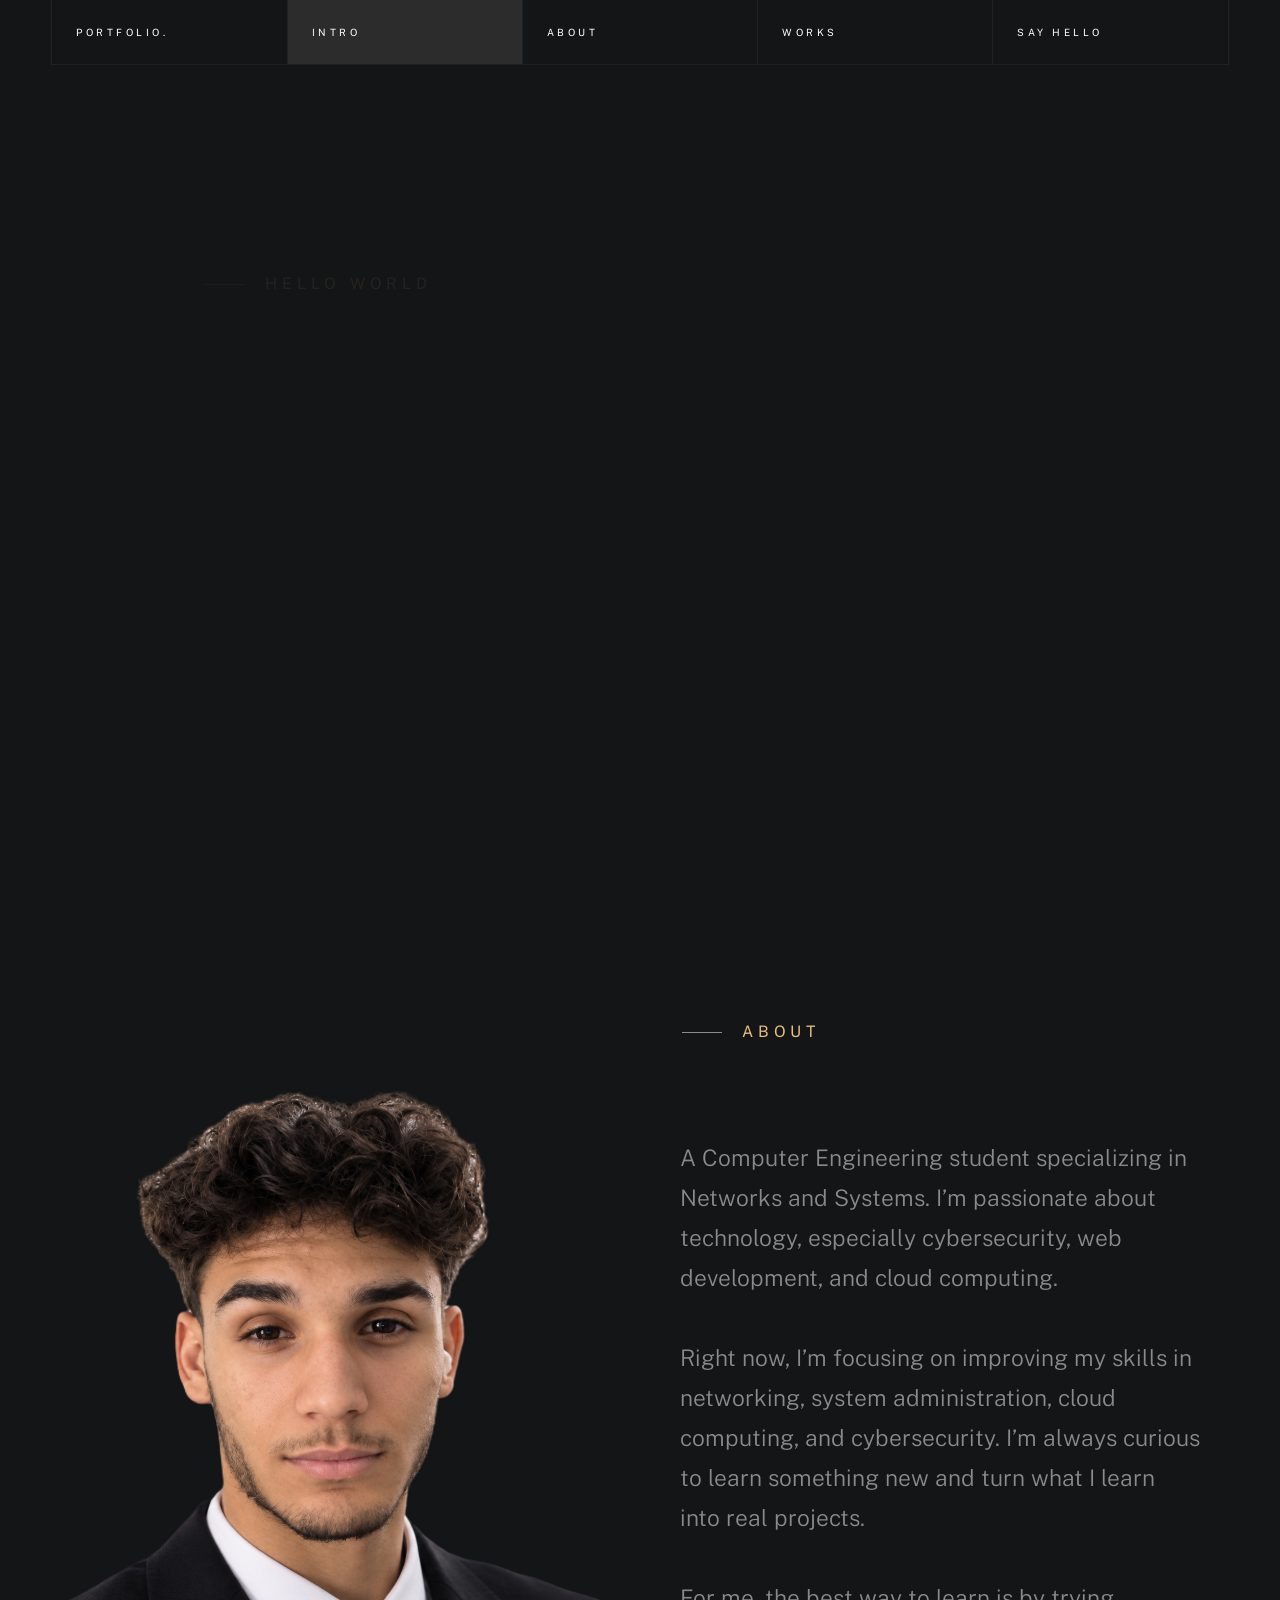
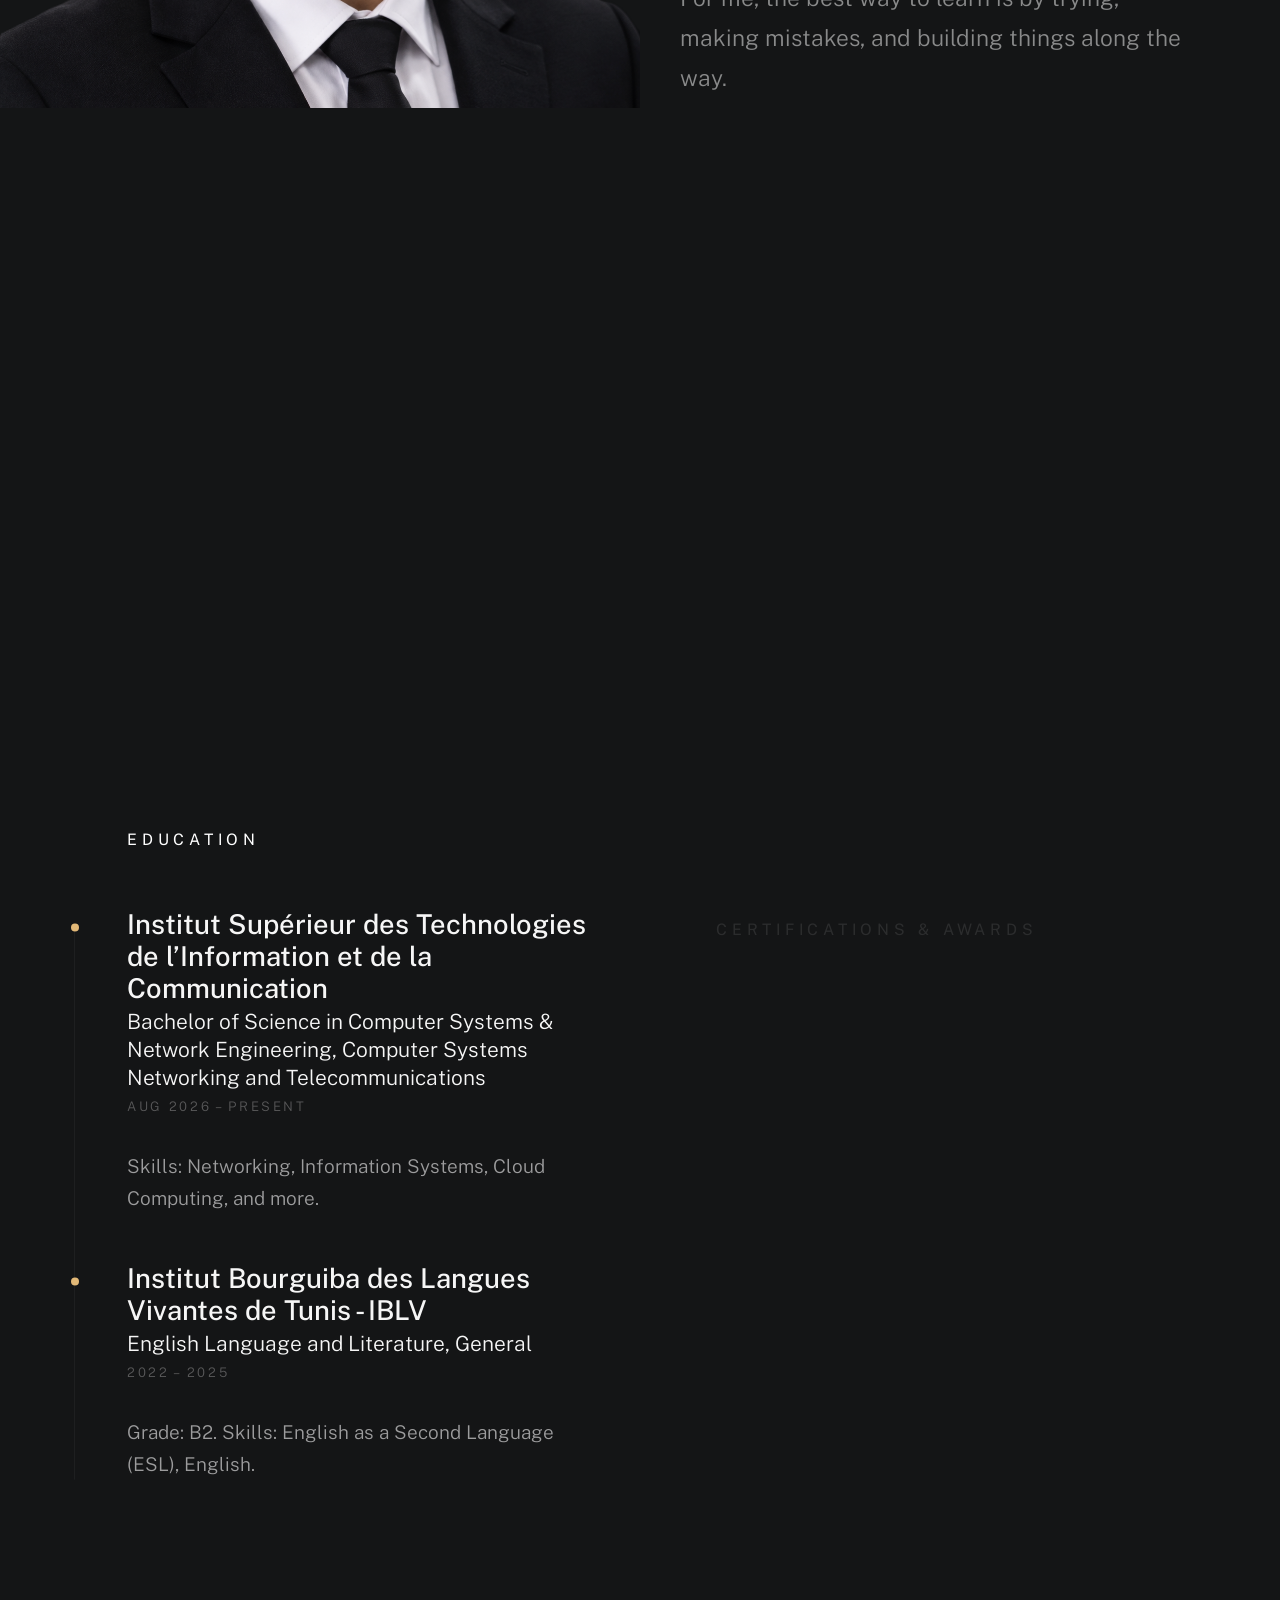
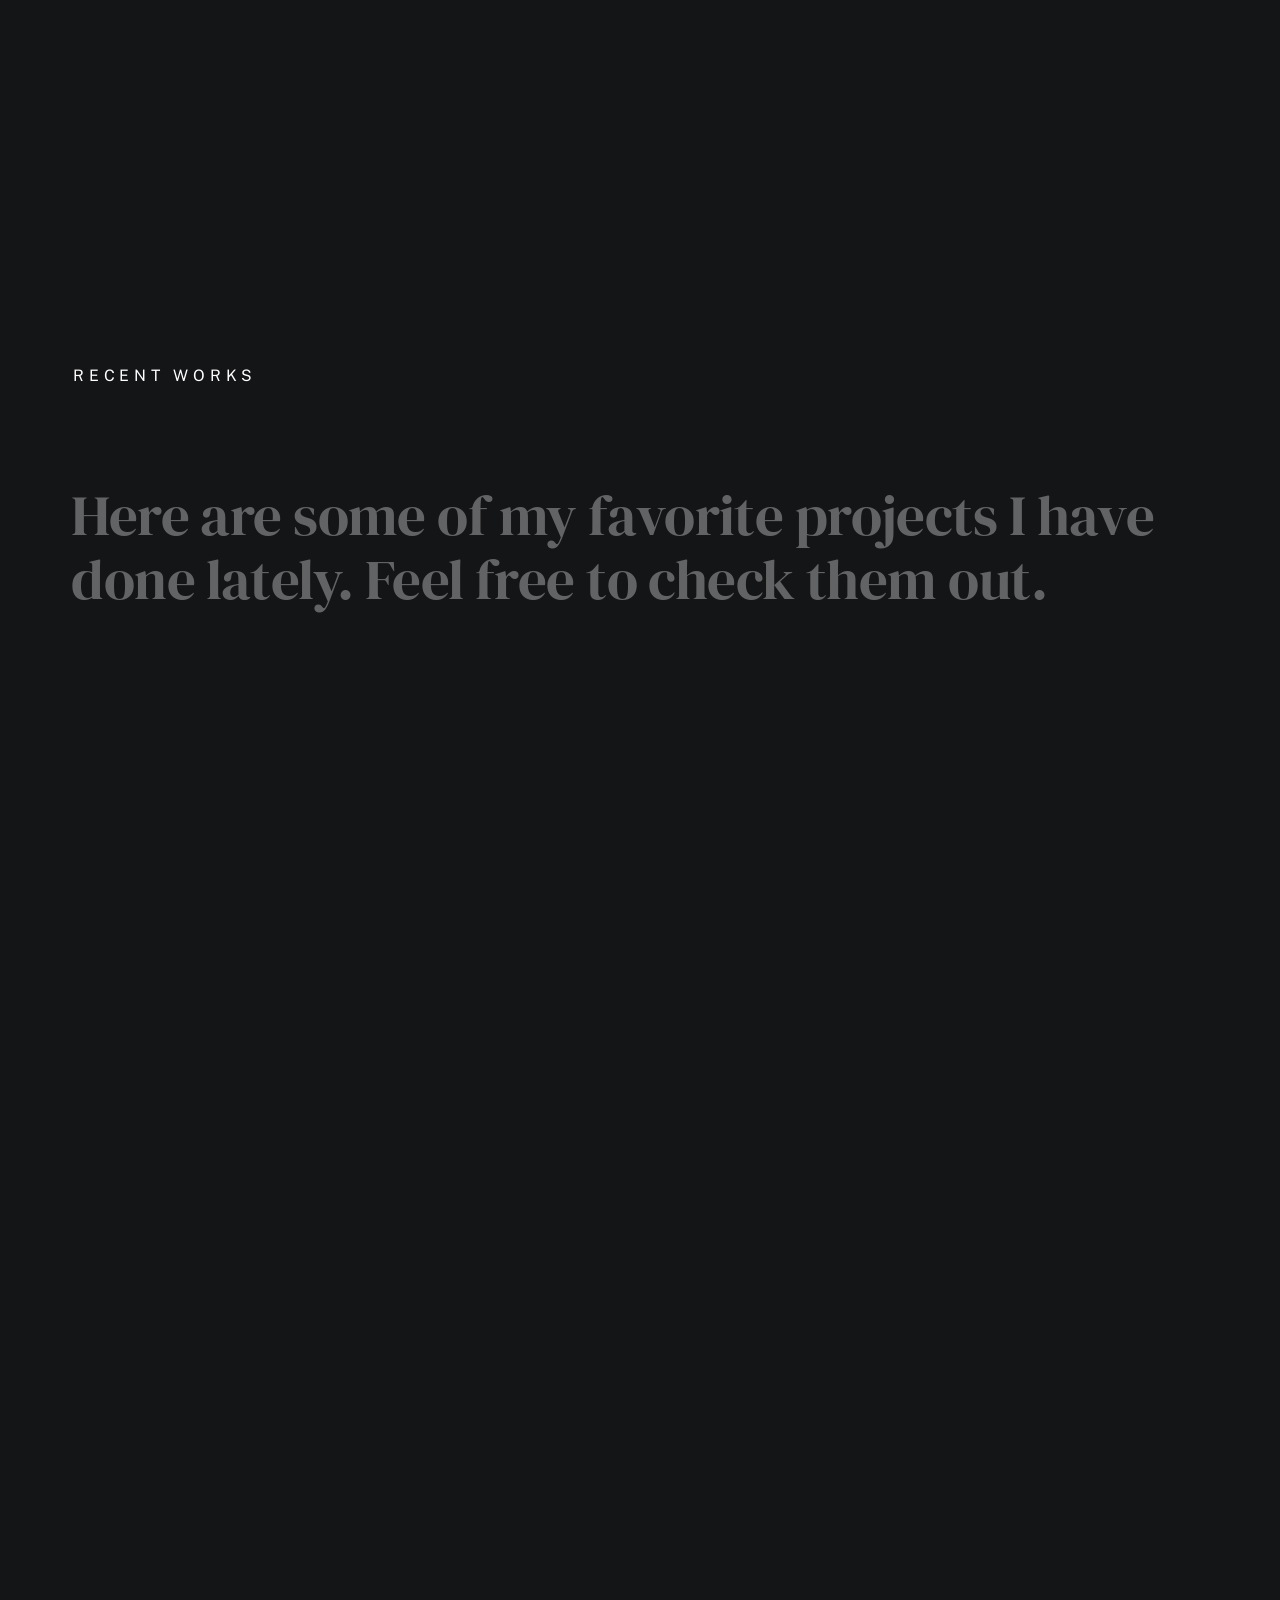
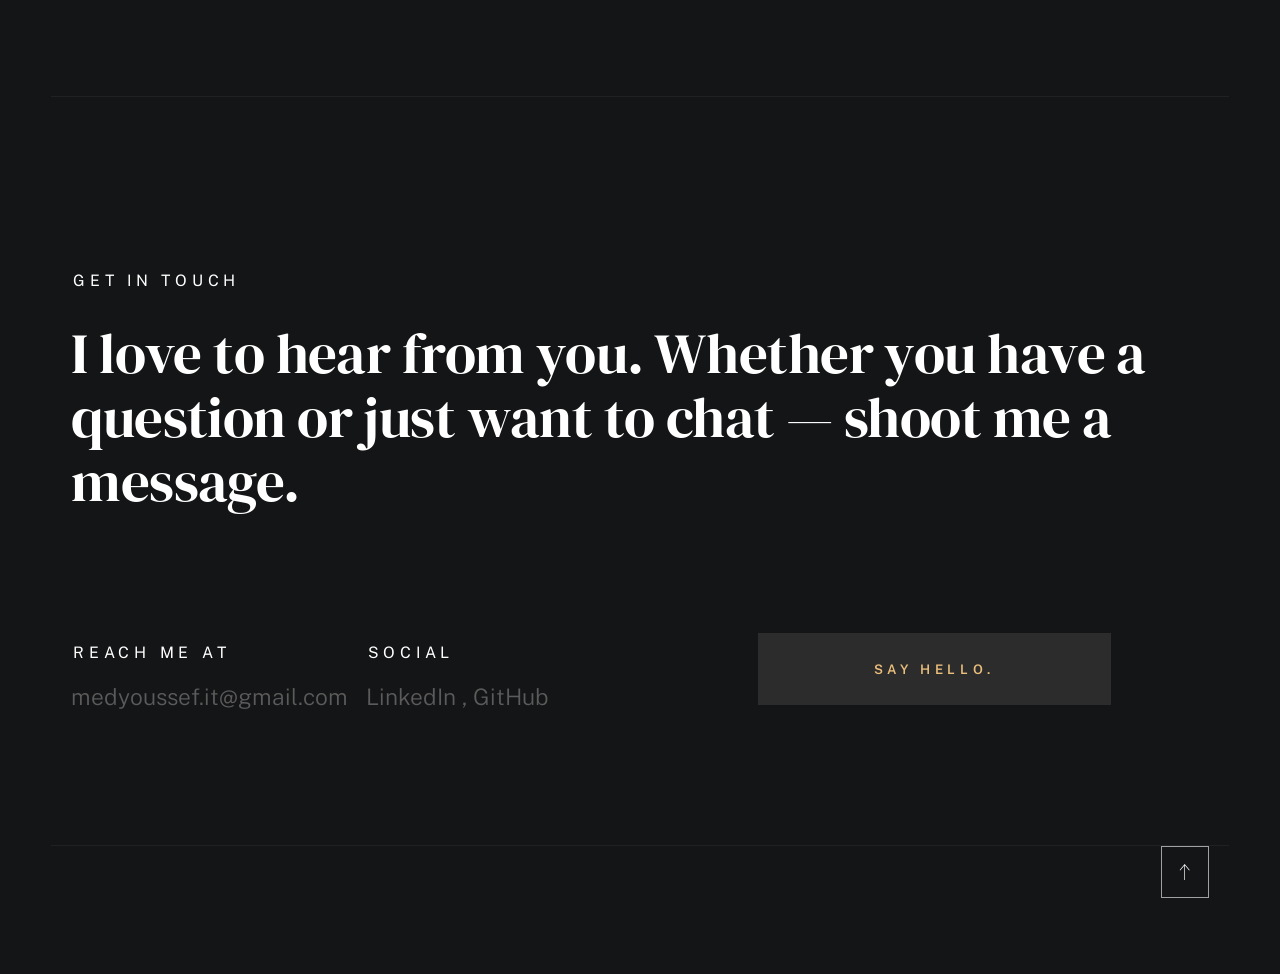
<file: index.html>
<!doctype html>
<html class="no-js ss-preload" lang="en">
  <head>
    
    <meta charset="utf-8" />
    <title>Portfolio</title>
    <meta name="description" content="" />

    
    <meta name="viewport" content="width=device-width, initial-scale=1" />

    
    <link rel="stylesheet" href="css/vendor.css" />
    <link rel="stylesheet" href="css/styles.css" />

    
    <link rel="apple-touch-icon" sizes="180x180" href="apple-touch-icon.png" />
    <link rel="icon" type="image/png" sizes="32x32" href="favicon-32x32.png" />
    <link rel="icon" type="image/png" sizes="16x16" href="favicon-16x16.png" />
    <link rel="manifest" href="site.webmanifest" />
  </head>

  <body id="top">
    
    <div id="preloader">
      <div id="loader"></div>
    </div>

    
    <div class="s-pagewrap">
      <div class="circles">
        <span></span>
        <span></span>
        <span></span>
        <span></span>
        <span></span>
      </div>

      
      <header class="s-header">
        <div class="header-mobile">
          <span class="mobile-home-link"
            ><a href="index.html">Portfolio.</a></span
          >
          <a class="mobile-menu-toggle" href="#0"><span>Menu</span></a>
        </div>

        <div class="row wide main-nav-wrap">
          <nav class="column lg-12 main-nav">
            <ul>
              <li><a href="index.html" class="home-link">Portfolio.</a></li>
              <li class="current">
                <a href="#intro" class="smoothscroll">Intro</a>
              </li>
              <li><a href="#about" class="smoothscroll">About</a></li>
              <li><a href="#works" class="smoothscroll">Works</a></li>
              <li><a href="#contact" class="smoothscroll">Say Hello</a></li>
            </ul>
          </nav>
        </div>
      </header>
      

      
      <main class="s-content">
        
        <section id="intro" class="s-intro target-section">
          <div class="row intro-content wide">
            <div class="column">
              <div class="text-pretitle with-line">Hello World</div>

              <h1 class="text-huge-title">
                Hi, I’m Youssef <br />
                I build, learn, and explore technology.
              </h1>
            </div>

            <ul class="intro-social">
              <li>
                <a
                  href="https://www.linkedin.com/in/medyoussef/"
                  target="_blank"
                  rel="noopener noreferrer"
                  >LinkedIn</a
                >
              </li>
              <li>
                <a
                  href="https://github.com/MedYoussefS"
                  target="_blank"
                  rel="noopener noreferrer"
                  >GitHub</a
                >
              </li>
            </ul>
          </div>
          

          <a href="#about" class="intro-scrolldown smoothscroll">
            <svg
              width="24"
              height="24"
              viewBox="0 0 24 24"
              xmlns="http://www.w3.org/2000/svg"
              fill-rule="evenodd"
              clip-rule="evenodd"
            >
              <path
                d="M11 21.883l-6.235-7.527-.765.644 7.521 9 7.479-9-.764-.645-6.236 7.529v-21.884h-1v21.883z"
              />
            </svg>
          </a>
        </section>
        

        
        <section id="about" class="s-about target-section">
          <div class="row about-info wide" data-animate-block>
            <div class="column lg-6 md-12 about-info__pic-block">
              <img
                src="images/photo.png"
                alt="Portrait of Med Youssef"
                class="about-info__pic"
                data-animate-el
              />
            </div>

            <div class="column lg-6 md-12">
              <div class="about-info__text">
                <h2 class="text-pretitle with-line" data-animate-el>About</h2>
                <p class="attention-getter" data-animate-el>
                  A Computer Engineering student specializing in Networks and
                  Systems. I’m passionate about technology, especially
                  cybersecurity, web development, and cloud computing.
                  <br /><br />
                  Right now, I’m focusing on improving my skills in networking,
                  system administration, cloud computing, and cybersecurity. I’m
                  always curious to learn something new and turn what I learn
                  into real projects.
                  <br /><br />
                  For me, the best way to learn is by trying, making mistakes,
                  and building things along the way.
                </p>
                <a
                  href="https://www.linkedin.com/in/medyoussef/"
                  target="_blank"
                  rel="noopener noreferrer"
                  class="btn btn--medium u-fullwidth"
                  data-animate-el
                  >Download CV</a
                >
              </div>
            </div>
          </div>
          

          <div class="row about-expertise" data-animate-block>
            <div class="column lg-12">
              <h2 class="text-pretitle" data-animate-el>Expertise</h2>

              <ul class="skills-list h1" data-animate-el>
                <li>Cybersecurity</li>
                <li>Networking</li>
                <li>System Administration</li>
                <li>Information Systems</li>
                <li>Android Development</li>
                <li>Web Development</li>
              </ul>
            </div>
          </div>
          

          <div class="row about-timelines" data-animate-block>
            <div class="column lg-6 tab-12">
              <h2 class="text-pretitle" data-animate-el>Education</h2>
              <div id="education-timeline" class="timeline" data-animate-el></div>
            </div>

            <div class="column lg-6 tab-12">
              <h2 class="text-pretitle" data-animate-el>
                Certifications &amp; Awards
              </h2>
              <div id="certifications-timeline" class="timeline" data-animate-el></div>
            </div>
          </div>
          
        </section>
        

        
        <section id="works" class="s-works target-section">
          <div class="row works-portfolio">
            <div class="column lg-12" data-animate-block>
              <h2 class="text-pretitle" data-animate-el>Recent Works</h2>
              <p class="h1" data-animate-el>
                Here are some of my favorite projects I have done lately. Feel
                free to check them out.
              </p>

              <ul id="projects-list" class="folio-list row block-lg-one-half block-stack-on-1000"></ul>

            </div>

            <div id="projects-modals"></div>
            
          </div>
          
        </section>
        

        
        <section id="contact" class="s-contact target-section">
          <div class="row contact-top">
            <div class="column lg-12">
              <h2 class="text-pretitle">Get In Touch</h2>

              <p class="h1">
                I love to hear from you. Whether you have a question or just
                want to chat — shoot me a message.
              </p>
            </div>
          </div>
          

          <div class="row contact-bottom">
            <div class="column lg-3 md-5 tab-6 stack-on-550 contact-block">
              <h3 class="text-pretitle">Reach me at</h3>
              <p class="contact-links">
                <a href="mailto:medyoussef.it@gmail.com" class="mailtoui"
                  >medyoussef.it@gmail.com</a
                >
              </p>
            </div>
            <div class="column lg-4 md-5 tab-6 stack-on-550 contact-block">
              <h3 class="text-pretitle">Social</h3>
              <ul class="contact-social">
                <li>
                  <a
                    href="https://www.linkedin.com/in/medyoussef/"
                    target="_blank"
                    rel="noopener noreferrer"
                    >LinkedIn</a
                  >
                </li>
                <li>
                  <a
                    href="https://github.com/MedYoussefS"
                    target="_blank"
                    rel="noopener noreferrer"
                    >GitHub</a
                  >
                </li>
              </ul>
            </div>
            <div class="column lg-4 md-12 contact-block">
              <a
                href="mailto:medyoussef.it@gmail.com"
                class="mailtoui btn btn--medium u-fullwidth contact-btn"
                >Say Hello.</a
              >
            </div>
          </div>
          
        </section>
        
      </main>
      

      
      <footer class="s-footer">
        <div class="row">
          <div class="ss-go-top">
            <a class="smoothscroll" title="Back to Top" href="#top">
              <svg
                xmlns="http://www.w3.org/2000/svg"
                viewBox="0 0 24 24"
                fill-rule="evenodd"
                clip-rule="evenodd"
              >
                <path
                  d="M11 2.206l-6.235 7.528-.765-.645 7.521-9 7.479 9-.764.646-6.236-7.53v21.884h-1v-21.883z"
                />
              </svg>
            </a>
          </div>
        </div>
      </footer>
      
    </div>
    

    
    <script src="js/plugins.js"></script>
    <script src="js/main.js"></script>
  </body>
</html>
</file>
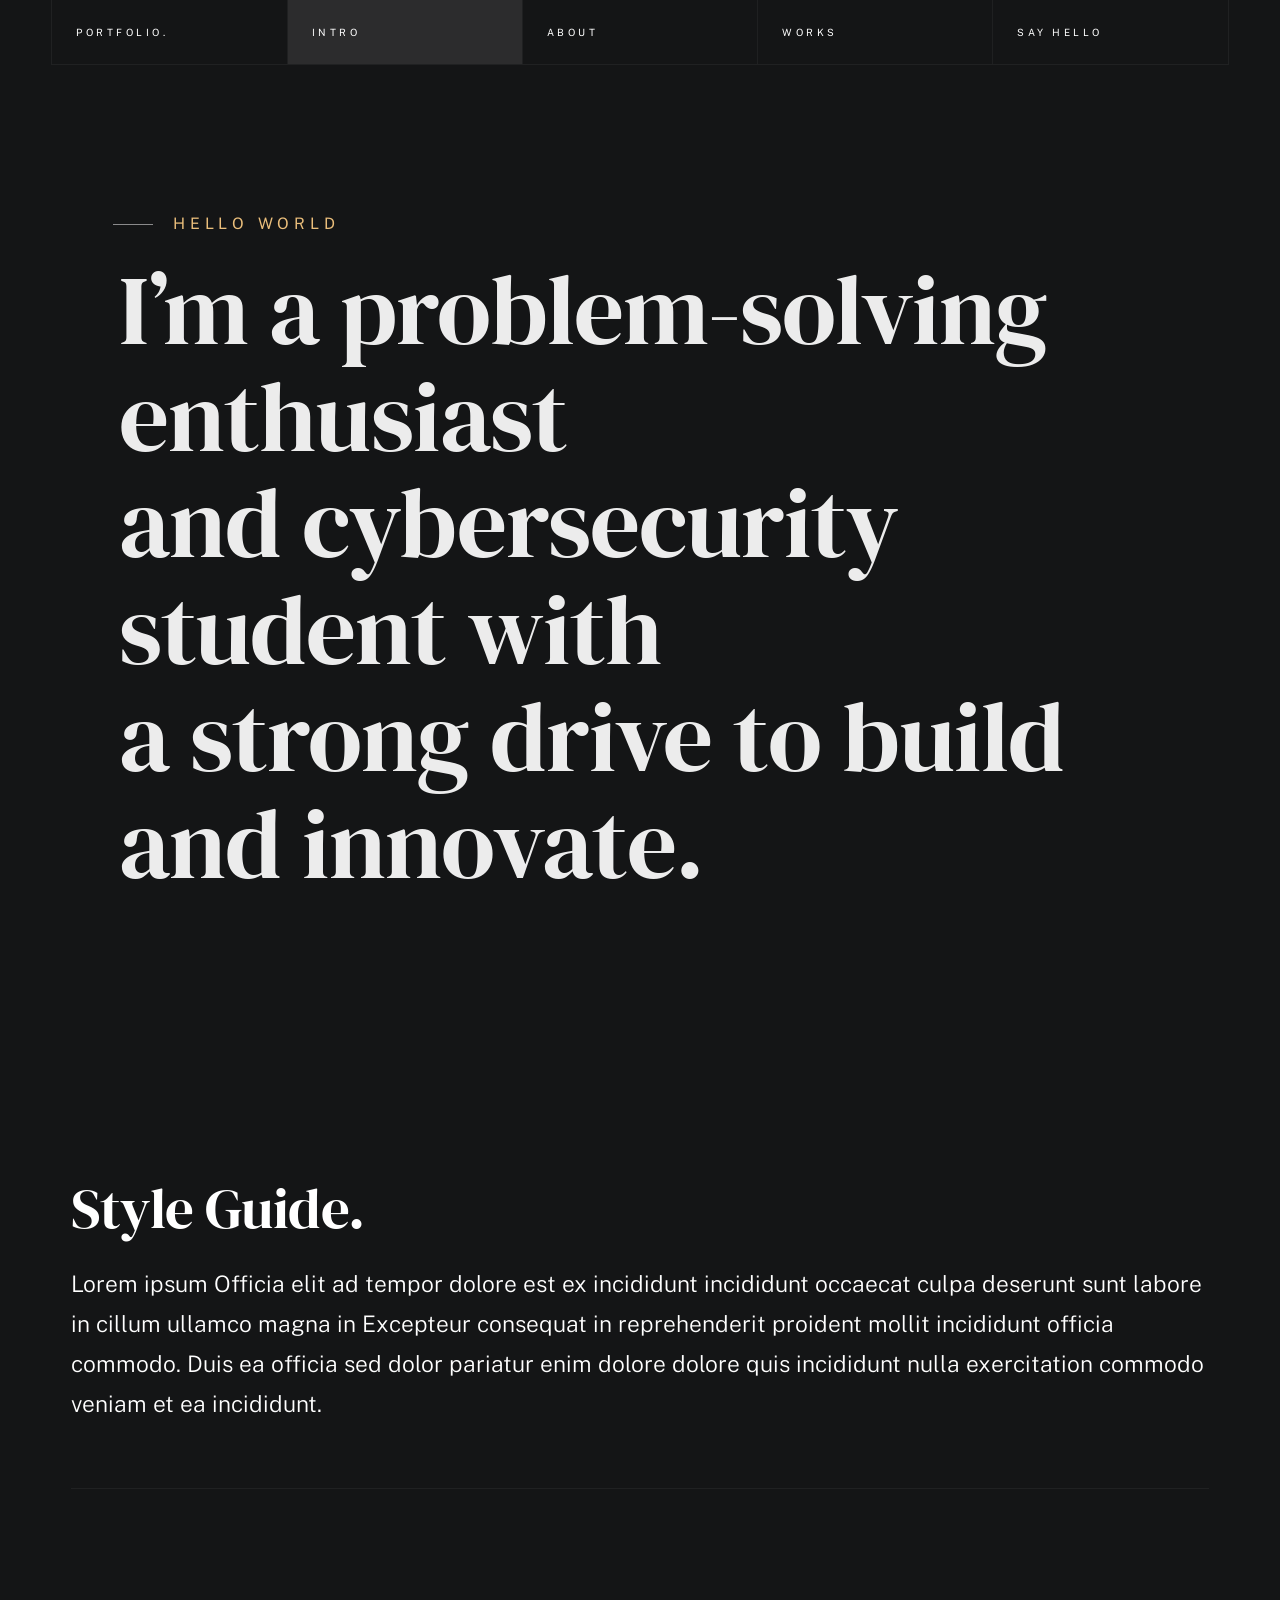
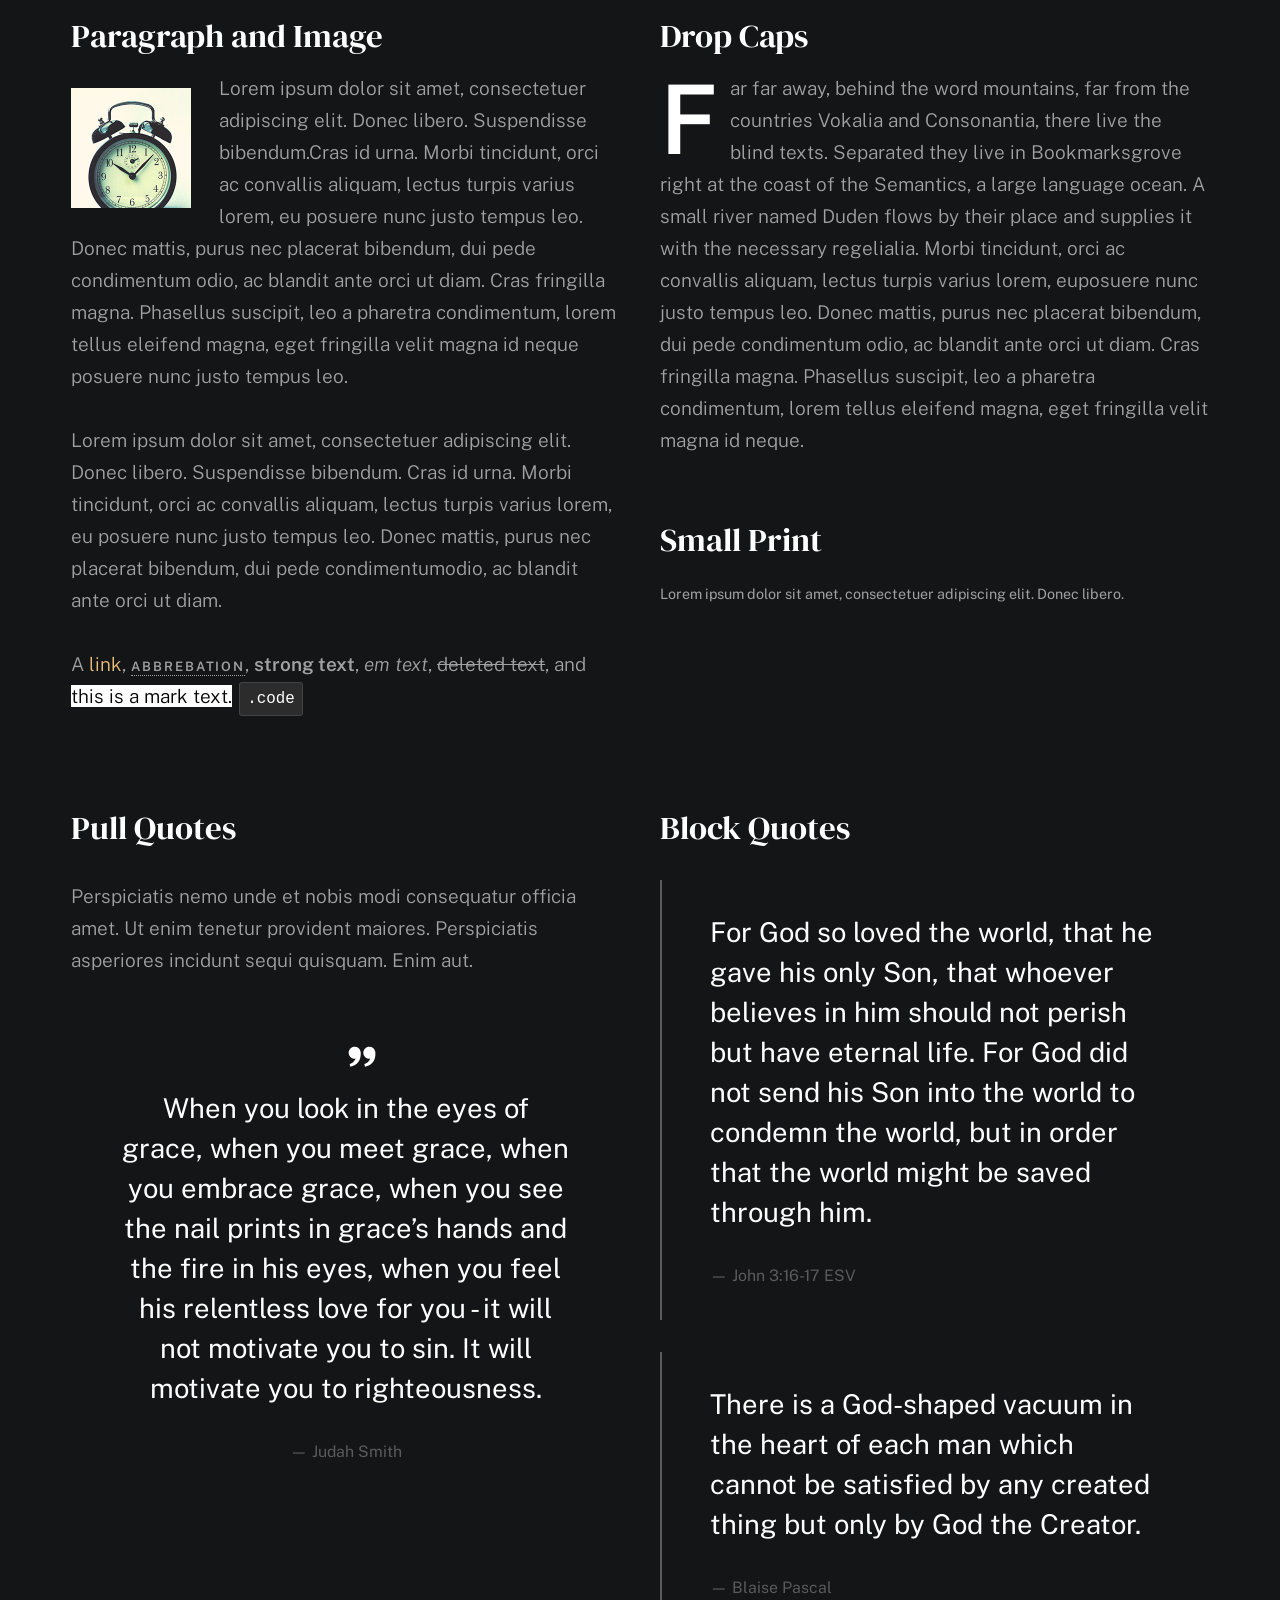
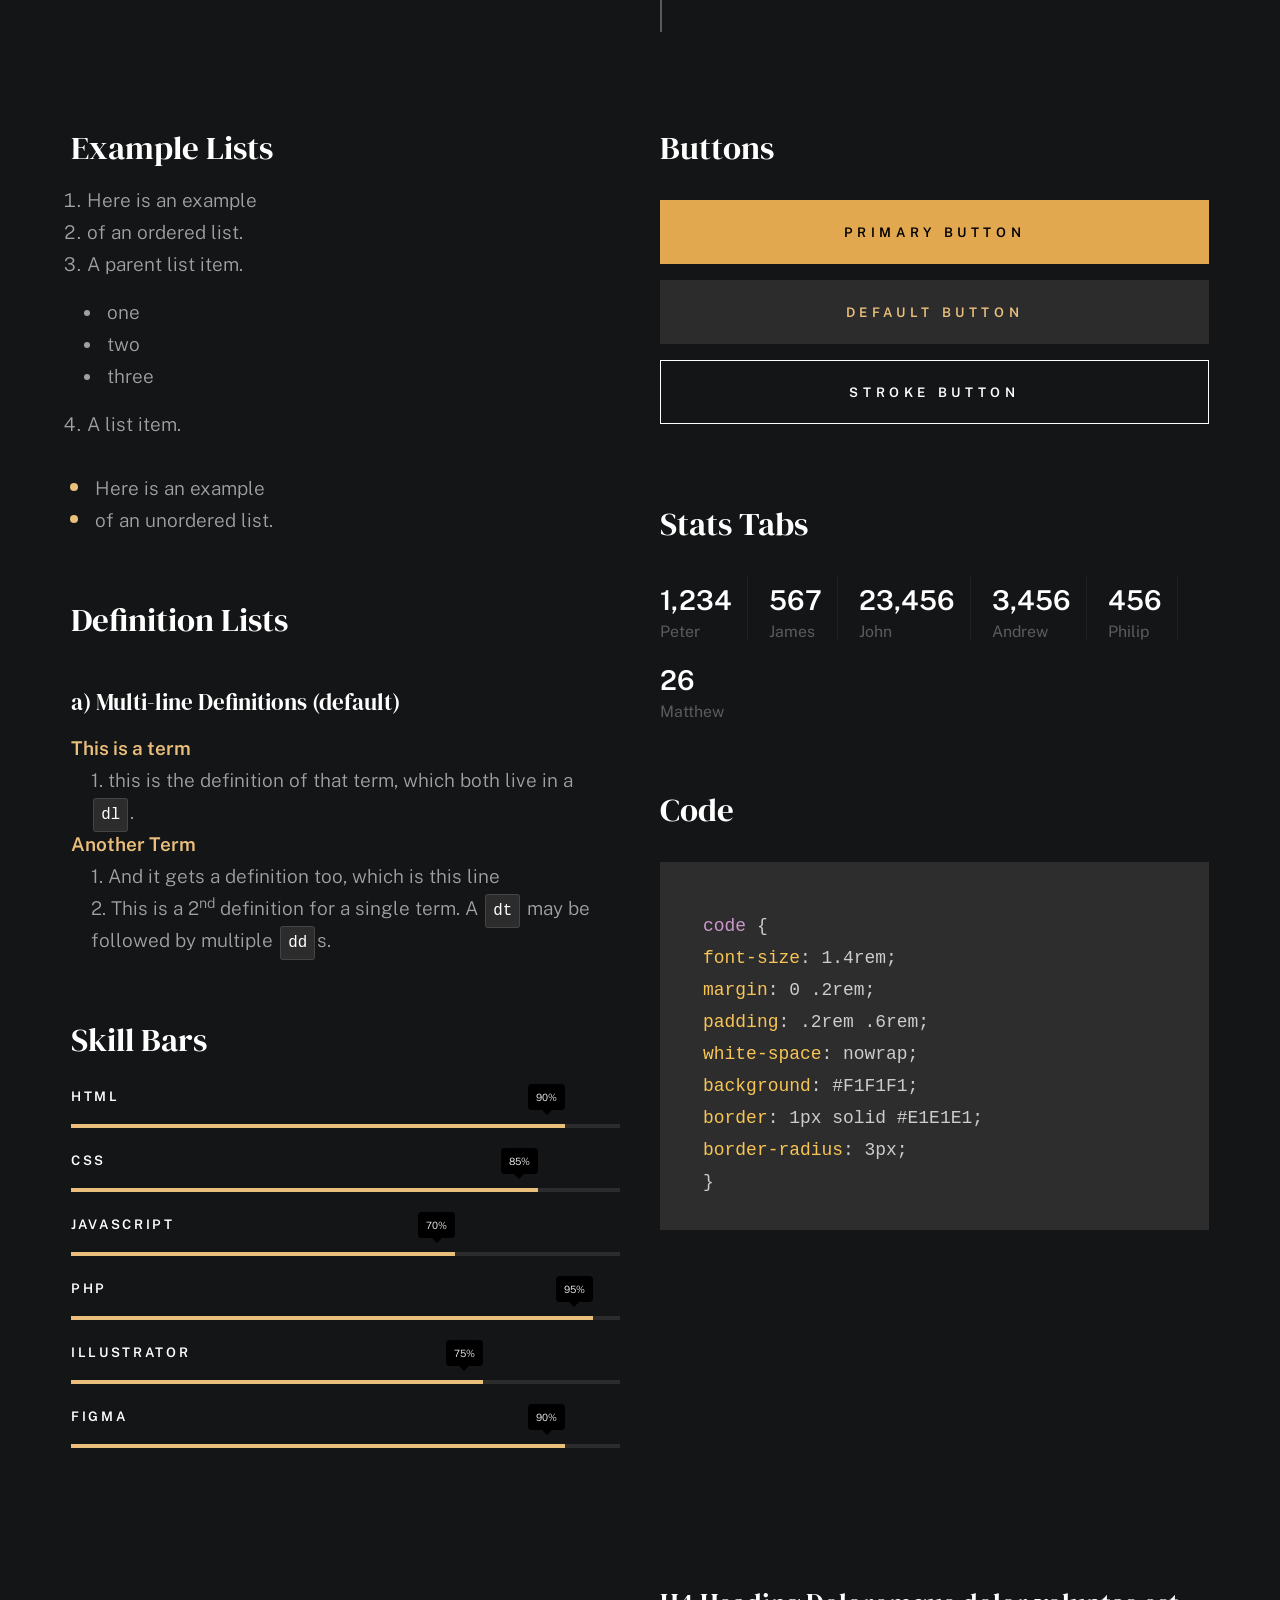
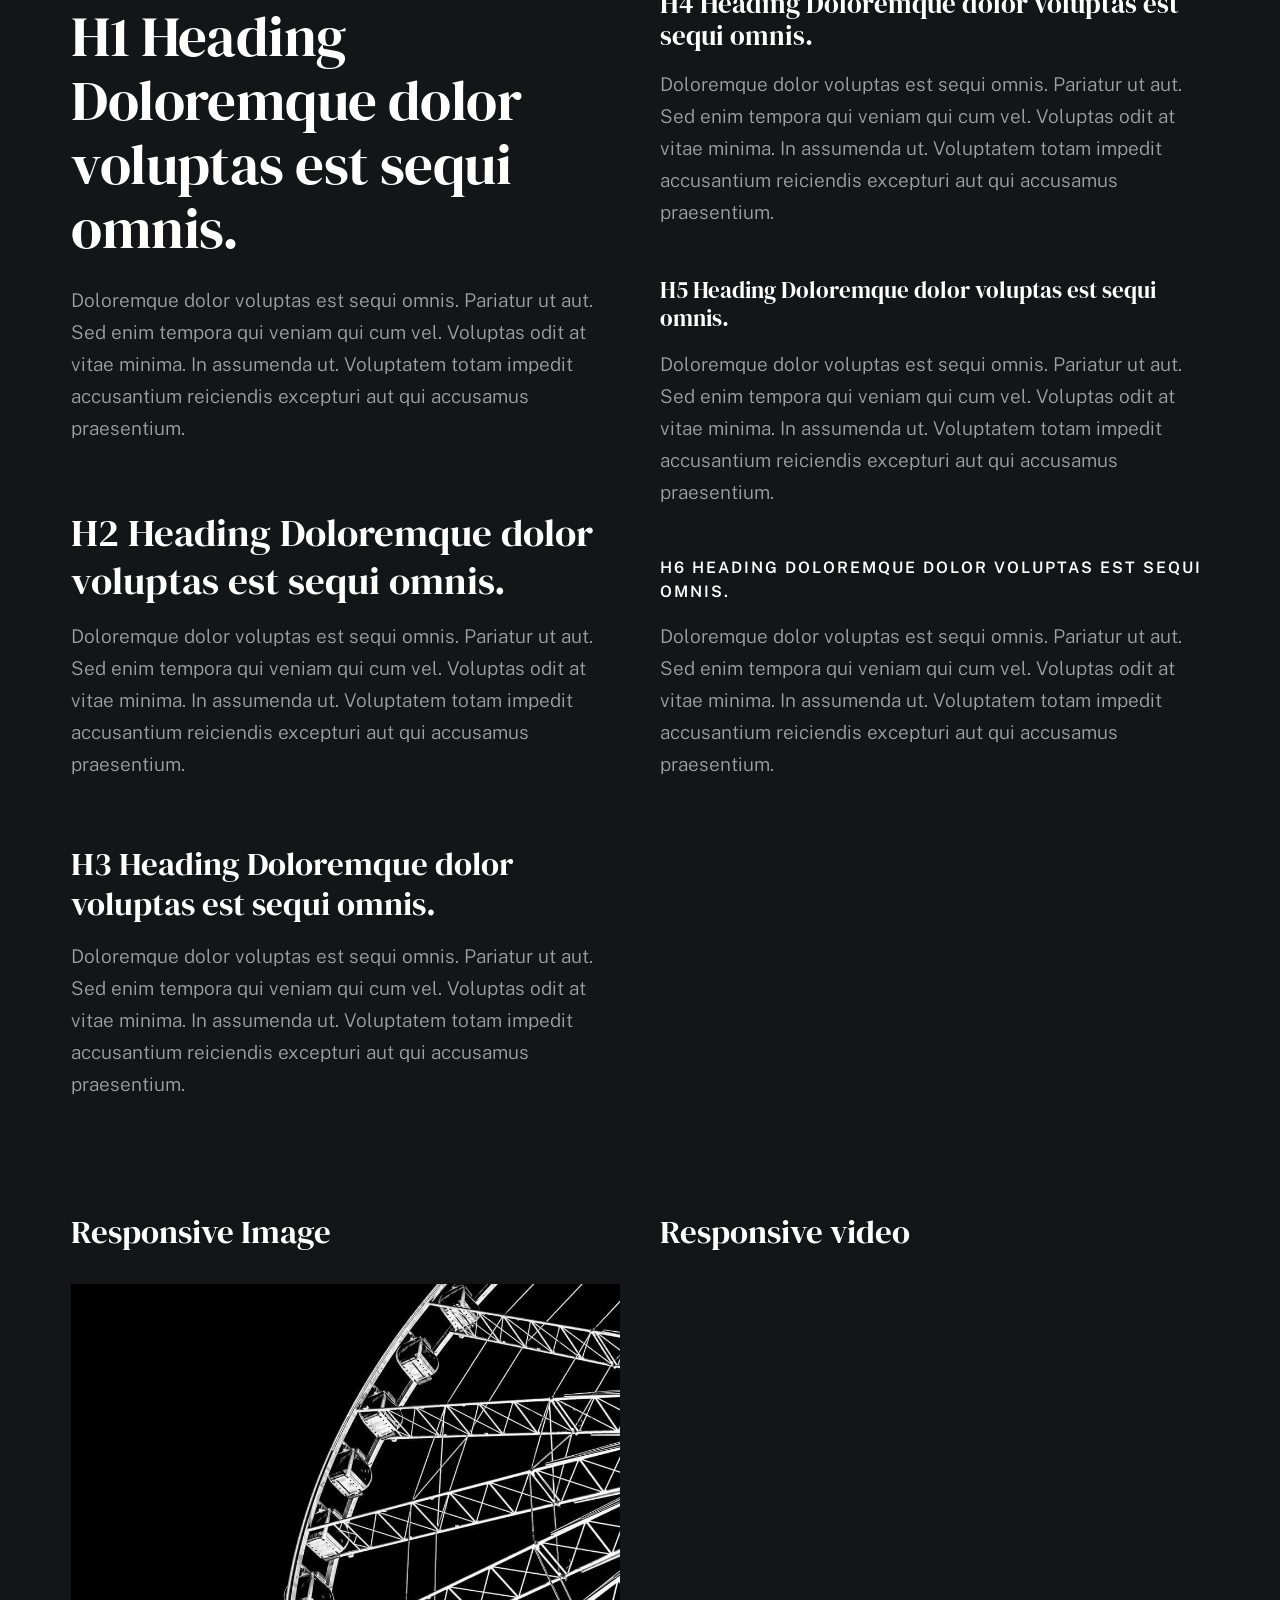
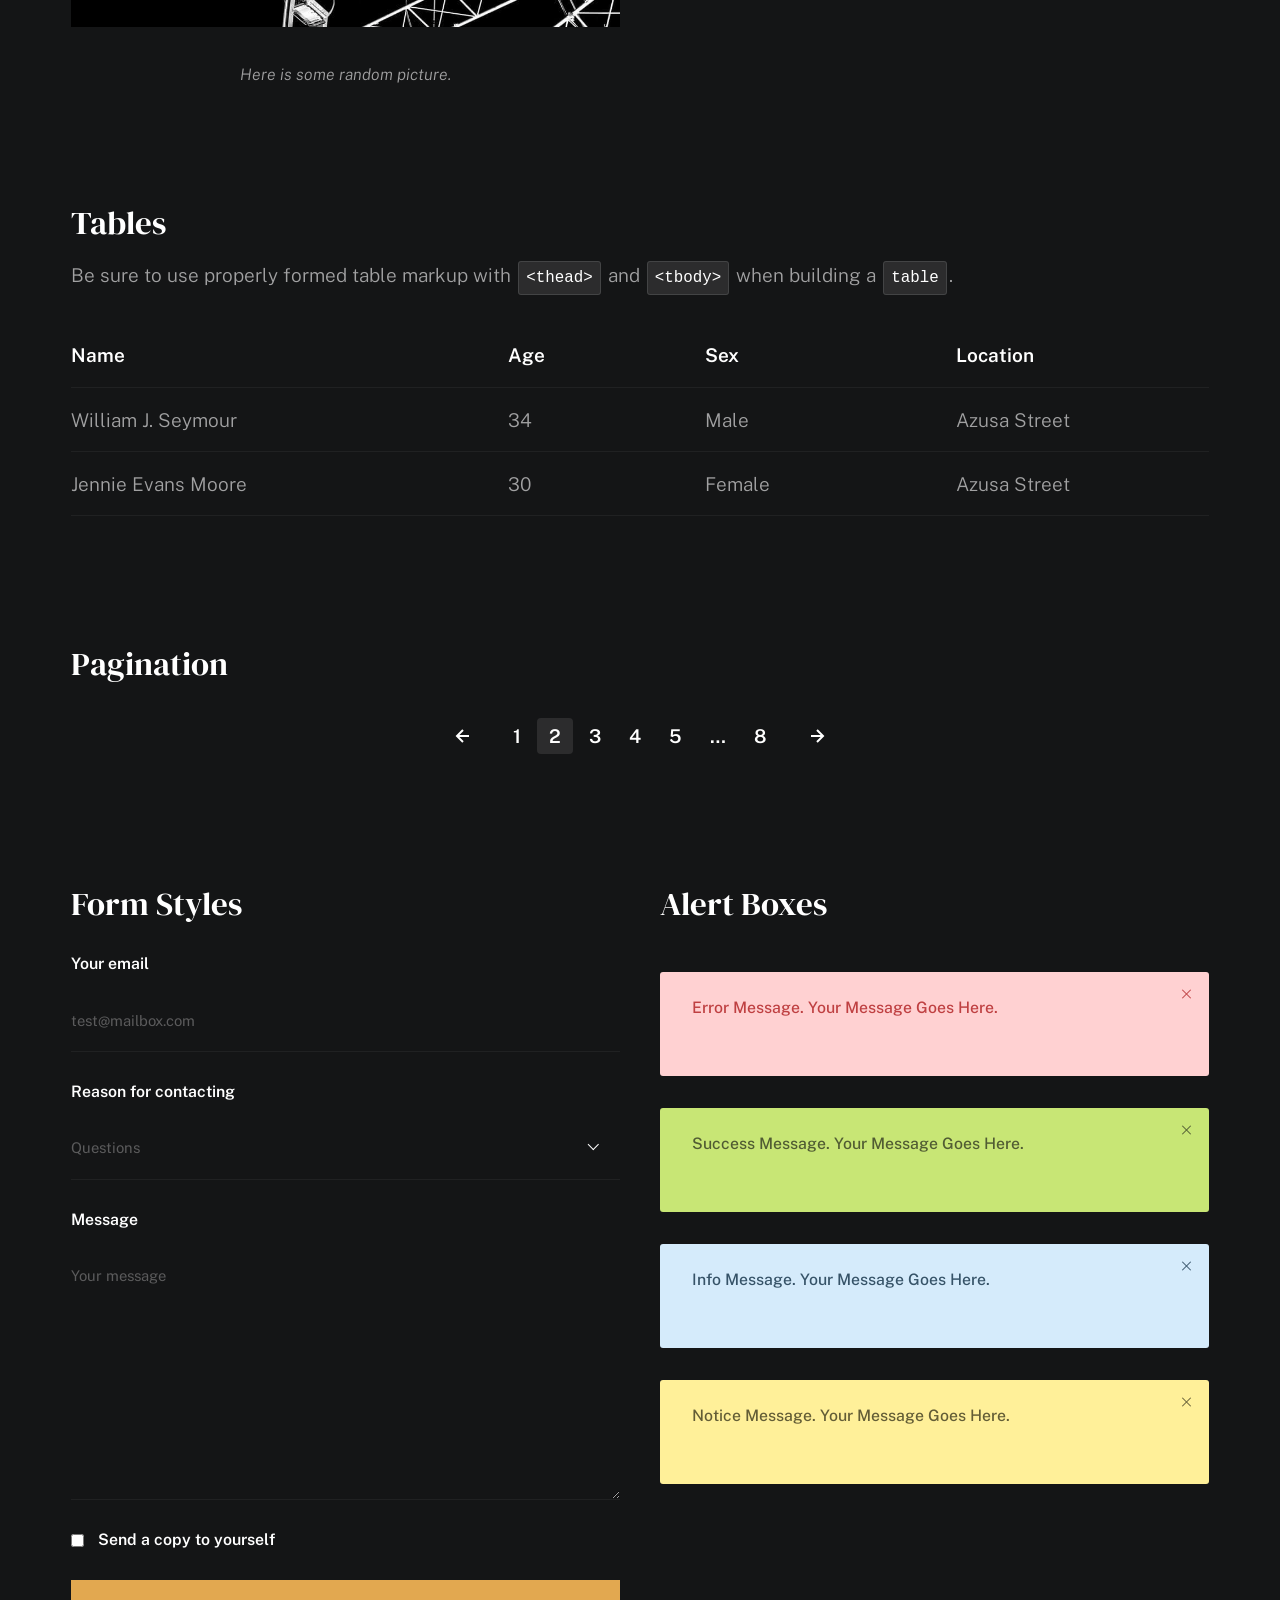
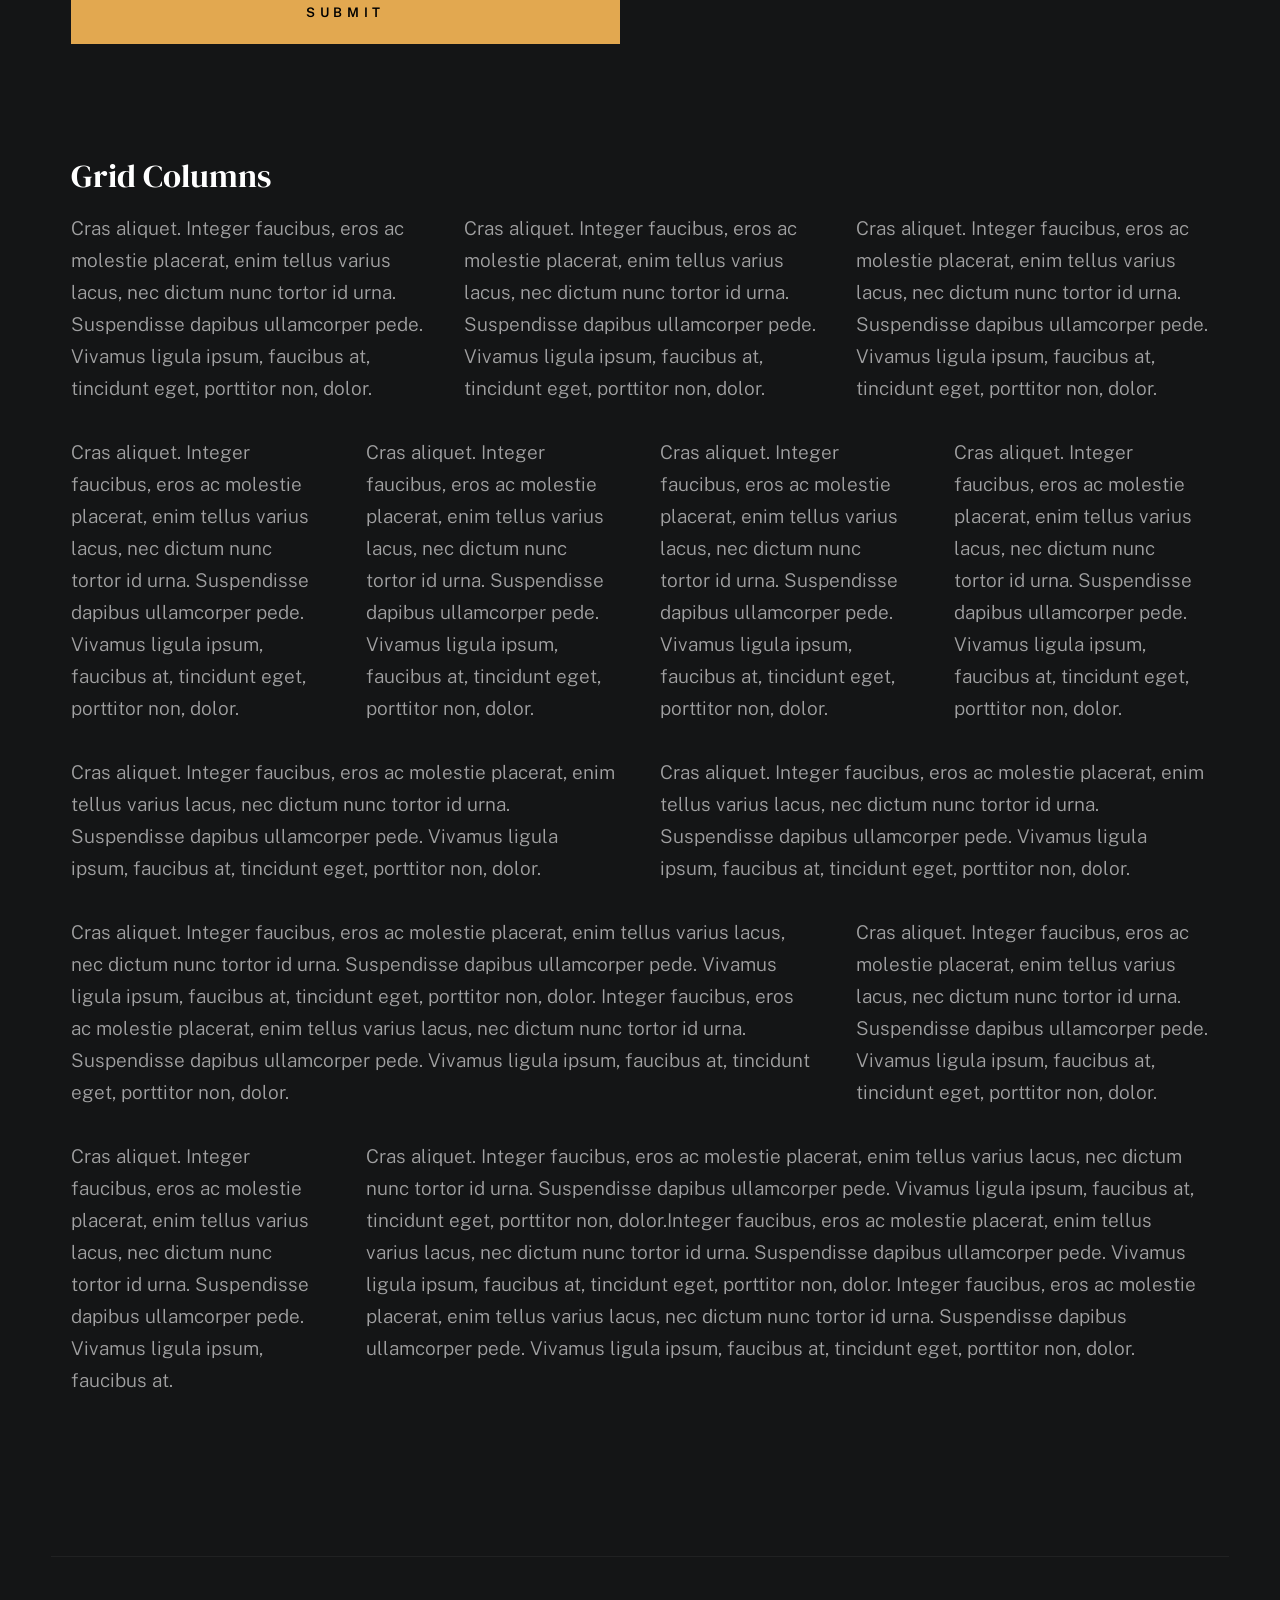
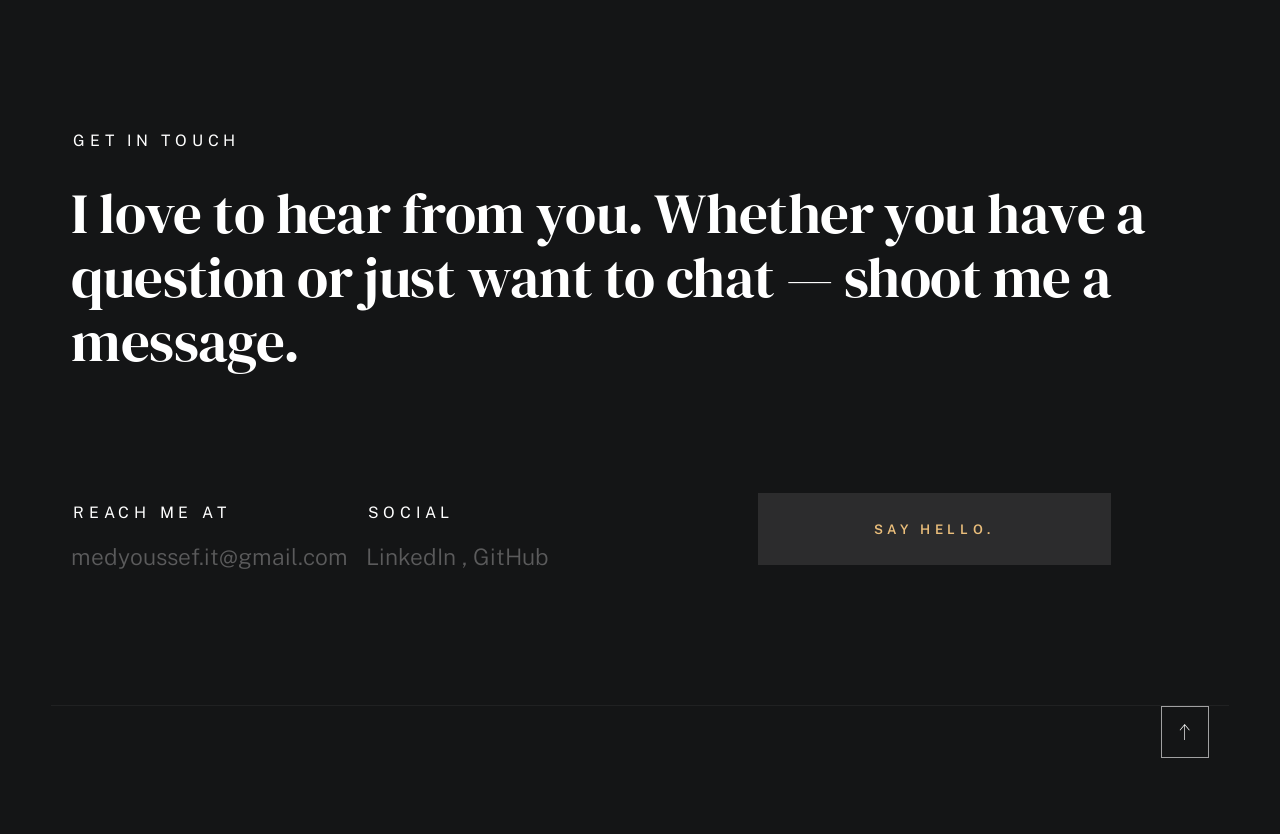
<file: styles.html>
<!doctype html>
<html class="no-js ss-preload" lang="en">
  <head>
    
    <meta charset="utf-8" />
    <title>Portfolio - Styles</title>
    <meta name="description" content="" />

    
    <meta name="viewport" content="width=device-width, initial-scale=1" />

    
    <link rel="stylesheet" href="css/vendor.css" />
    <link rel="stylesheet" href="css/styles.css" />

    <style type="text/css" media="screen">
      .s-styles {
        padding-top: var(--vspace-5);
        padding-bottom: var(--vspace-4);
        position: relative;
      }
      .s-styles .intro h1 {
        margin-top: 0;
      }
    </style>

    
    <link rel="apple-touch-icon" sizes="180x180" href="apple-touch-icon.png" />
    <link rel="icon" type="image/png" sizes="32x32" href="favicon-32x32.png" />
    <link rel="icon" type="image/png" sizes="16x16" href="favicon-16x16.png" />
    <link rel="manifest" href="site.webmanifest" />
  </head>

  <body id="top">
    
    <div id="preloader">
      <div id="loader"></div>
    </div>

    
    <div class="s-pagewrap">
      <div class="circles">
        <span></span>
        <span></span>
        <span></span>
        <span></span>
        <span></span>
      </div>

      
      <header class="s-header">
        <div class="header-mobile">
          <span class="mobile-home-link"
            ><a href="index.html">Portfolio.</a></span
          >
          <a class="mobile-menu-toggle" href="#0"><span>Menu</span></a>
        </div>

        <div class="row wide main-nav-wrap">
          <nav class="column lg-12 main-nav">
            <ul>
              <li><a href="index.html" class="home-link">Portfolio.</a></li>
              <li class="current"><a href="index.html">Intro</a></li>
              <li><a href="index.html">About</a></li>
              <li><a href="index.html">Works</a></li>
              <li><a href="index.html">Say Hello</a></li>
            </ul>
          </nav>
        </div>
      </header>
      

      
      <main class="s-content">
        
        <section id="intro" class="s-intro">
          <div class="row intro-content wide">
            <div class="column">
              <div class="text-pretitle with-line">Hello World</div>

              <h1 class="text-huge-title">
                I’m a problem-solving enthusiast <br />
                and cybersecurity student with <br />
                a strong drive to build <br />
                and innovate.
              </h1>
            </div>

            <ul class="intro-social">
              <li>
                <a
                  href="https://www.linkedin.com/in/medyoussef/"
                  target="_blank"
                  rel="noopener noreferrer"
                  >LinkedIn</a
                >
              </li>
              <li>
                <a
                  href="https://github.com/MedYoussef-IT"
                  target="_blank"
                  rel="noopener noreferrer"
                  >GitHub</a
                >
              </li>
            </ul>
          </div>
          

          <a href="#styles" class="intro-scrolldown smoothscroll">
            <svg
              width="24"
              height="24"
              viewBox="0 0 24 24"
              xmlns="http://www.w3.org/2000/svg"
              fill-rule="evenodd"
              clip-rule="evenodd"
            >
              <path
                d="M11 21.883l-6.235-7.527-.765.644 7.521 9 7.479-9-.764-.645-6.236 7.529v-21.884h-1v21.883z"
              />
            </svg>
          </a>
        </section>
        

        
        <div id="styles" class="s-styles">
          <div class="row">
            <div class="column lg-12 intro">
              <h1>Style Guide.</h1>

              <p class="lead">
                Lorem ipsum Officia elit ad tempor dolore est ex incididunt
                incididunt occaecat culpa deserunt sunt labore in cillum ullamco
                magna in Excepteur consequat in reprehenderit proident mollit
                incididunt officia commodo. Duis ea officia sed dolor pariatur
                enim dolore dolore quis incididunt nulla exercitation commodo
                veniam et ea incididunt.
              </p>

              <hr />
            </div>
          </div>
          

          <div class="row">
            <div class="column lg-6 tab-12">
              <h3>Paragraph and Image</h3>

              <p>
                <a href="#"
                  ><img
                    width="120"
                    height="120"
                    class="u-pull-left"
                    alt="sample-image"
                    src="images/sample-image.jpg"
                /></a>
                Lorem ipsum dolor sit amet, consectetuer adipiscing elit. Donec
                libero. Suspendisse bibendum.Cras id urna. Morbi tincidunt, orci
                ac convallis aliquam, lectus turpis varius lorem, eu posuere
                nunc justo tempus leo. Donec mattis, purus nec placerat
                bibendum, dui pede condimentum odio, ac blandit ante orci ut
                diam. Cras fringilla magna. Phasellus suscipit, leo a pharetra
                condimentum, lorem tellus eleifend magna, eget fringilla velit
                magna id neque posuere nunc justo tempus leo.
              </p>

              <p>
                Lorem ipsum dolor sit amet, consectetuer adipiscing elit. Donec
                libero. Suspendisse bibendum. Cras id urna. Morbi tincidunt,
                orci ac convallis aliquam, lectus turpis varius lorem, eu
                posuere nunc justo tempus leo. Donec mattis, purus nec placerat
                bibendum, dui pede condimentumodio, ac blandit ante orci ut
                diam.
              </p>

              <p>
                A <a href="#">link</a>,
                <abbr title="this really isn't a very good description"
                  >abbrebation</abbr
                >, <strong>strong text</strong>, <em>em text</em>,
                <del>deleted text</del>, and
                <mark>this is a mark text.</mark>
                <code>.code</code>
              </p>
            </div>

            <div class="column lg-6 tab-12">
              <h3>Drop Caps</h3>

              <p class="drop-cap">
                Far far away, behind the word mountains, far from the countries
                Vokalia and Consonantia, there live the blind texts. Separated
                they live in Bookmarksgrove right at the coast of the Semantics,
                a large language ocean. A small river named Duden flows by their
                place and supplies it with the necessary regelialia. Morbi
                tincidunt, orci ac convallis aliquam, lectus turpis varius
                lorem, euposuere nunc justo tempus leo. Donec mattis, purus nec
                placerat bibendum, dui pede condimentum odio, ac blandit ante
                orci ut diam. Cras fringilla magna. Phasellus suscipit, leo a
                pharetra condimentum, lorem tellus eleifend magna, eget
                fringilla velit magna id neque.
              </p>

              <h3>Small Print</h3>

              <p>
                <small
                  >Lorem ipsum dolor sit amet, consectetuer adipiscing elit.
                  Donec libero.</small
                >
              </p>
            </div>
          </div>
          

          <div class="row">
            <div class="column lg-6 tab-12">
              <h3 class="u-add-bottom">Pull Quotes</h3>

              <p>
                Perspiciatis nemo unde et nobis modi consequatur officia amet.
                Ut enim tenetur provident maiores. Perspiciatis asperiores
                incidunt sequi quisquam. Enim aut.
              </p>

              <figure class="pull-quote">
                <blockquote>
                  <p>
                    When you look in the eyes of grace, when you meet grace,
                    when you embrace grace, when you see the nail prints in
                    grace’s hands and the fire in his eyes, when you feel his
                    relentless love for you - it will not motivate you to sin.
                    It will motivate you to righteousness.
                  </p>

                  <footer>
                    <cite>Judah Smith</cite>
                  </footer>
                </blockquote>
              </figure>
            </div>

            <div class="column lg-6 tab-12">
              <h3 class="u-add-bottom">Block Quotes</h3>

              <blockquote cite="http://where-i-got-my-info-from.com">
                <p>
                  For God so loved the world, that he gave his only Son, that
                  whoever believes in him should not perish but have eternal
                  life. For God did not send his Son into the world to condemn
                  the world, but in order that the world might be saved through
                  him.
                </p>

                <footer>
                  <cite>
                    <a href="#0">John 3:16-17 ESV</a>
                  </cite>
                </footer>
              </blockquote>

              <blockquote>
                <p>
                  There is a God-shaped vacuum in the heart of each man which
                  cannot be satisfied by any created thing but only by God the
                  Creator.
                </p>

                <footer>
                  <cite>Blaise Pascal</cite>
                </footer>
              </blockquote>
            </div>
          </div>
          

          <div class="row u-add-half-bottom">
            <div class="column lg-6 tab-12">
              <h3>Example Lists</h3>

              <ol>
                <li>Here is an example</li>
                <li>of an ordered list.</li>
                <li>
                  A parent list item.
                  <ul>
                    <li>one</li>
                    <li>two</li>
                    <li>three</li>
                  </ul>
                </li>
                <li>A list item.</li>
              </ol>

              <ul class="disc">
                <li>Here is an example</li>
                <li>of an unordered list.</li>
              </ul>

              <h3>Definition Lists</h3>

              <h5>a) Multi-line Definitions (default)</h5>

              <dl class="dictionary-style">
                <dt><strong>This is a term</strong></dt>
                <dd>
                  this is the definition of that term, which both live in a
                  <code>dl</code>.
                </dd>
                <dt><strong>Another Term</strong></dt>
                <dd>And it gets a definition too, which is this line</dd>
                <dd>
                  This is a 2<sup>nd</sup> definition for a single term. A
                  <code>dt</code> may be followed by multiple <code>dd</code>s.
                </dd>
              </dl>

              <h3 class="u-add-bottom">Skill Bars</h3>

              <ul class="skill-bars">
                <li>
                  <div class="progress percent90"><span>90%</span></div>
                  <strong>HTML</strong>
                </li>
                <li>
                  <div class="progress percent85"><span>85%</span></div>
                  <strong>CSS</strong>
                </li>
                <li>
                  <div class="progress percent70"><span>70%</span></div>
                  <strong>Javascript</strong>
                </li>
                <li>
                  <div class="progress percent95"><span>95%</span></div>
                  <strong>PHP</strong>
                </li>
                <li>
                  <div class="progress percent75"><span>75%</span></div>
                  <strong>Illustrator</strong>
                </li>
                <li>
                  <div class="progress percent90"><span>90%</span></div>
                  <strong>Figma</strong>
                </li>
              </ul>
            </div>

            <div class="column lg-6 tab-12">
              <h3 class="u-add-bottom">Buttons</h3>

              <p>
                <a class="btn btn--primary u-fullwidth" href="#0"
                  >Primary Button</a
                >
                <a class="btn u-fullwidth" href="#0">Default Button</a>
                <a class="btn btn--stroke u-fullwidth" href="#0"
                  >Stroke Button</a
                >
              </p>

              <h3>Stats Tabs</h3>

              <ul class="stats-tabs">
                <li>
                  <a href="#0">1,234 <em>Peter</em></a>
                </li>
                <li>
                  <a href="#0">567 <em>James</em></a>
                </li>
                <li>
                  <a href="#0">23,456 <em>John</em></a>
                </li>
                <li>
                  <a href="#0">3,456 <em>Andrew</em></a>
                </li>
                <li>
                  <a href="#0">456 <em>Philip</em></a>
                </li>
                <li>
                  <a href="#0">26 <em>Matthew</em></a>
                </li>
              </ul>

              <h3 class="u-add-bottom">Code</h3>

              <pre><code class="language-css">
    code {
    font-size: 1.4rem;
    margin: 0 .2rem;
    padding: .2rem .6rem;
    white-space: nowrap;
    background: #F1F1F1;
    border: 1px solid #E1E1E1;	
    border-radius: 3px;
    }
</code></pre>
            </div>
          </div>
          

          <div class="row u-add-half-bottom">
            <div class="column lg-6 tab-12">
              <h1>H1 Heading Doloremque dolor voluptas est sequi omnis.</h1>
              <p>
                Doloremque dolor voluptas est sequi omnis. Pariatur ut aut. Sed
                enim tempora qui veniam qui cum vel. Voluptas odit at vitae
                minima. In assumenda ut. Voluptatem totam impedit accusantium
                reiciendis excepturi aut qui accusamus praesentium.
              </p>

              <h2>H2 Heading Doloremque dolor voluptas est sequi omnis.</h2>
              <p>
                Doloremque dolor voluptas est sequi omnis. Pariatur ut aut. Sed
                enim tempora qui veniam qui cum vel. Voluptas odit at vitae
                minima. In assumenda ut. Voluptatem totam impedit accusantium
                reiciendis excepturi aut qui accusamus praesentium.
              </p>

              <h3>H3 Heading Doloremque dolor voluptas est sequi omnis.</h3>
              <p>
                Doloremque dolor voluptas est sequi omnis. Pariatur ut aut. Sed
                enim tempora qui veniam qui cum vel. Voluptas odit at vitae
                minima. In assumenda ut. Voluptatem totam impedit accusantium
                reiciendis excepturi aut qui accusamus praesentium.
              </p>
            </div>

            <div class="column lg-6 tab-12">
              <h4>H4 Heading Doloremque dolor voluptas est sequi omnis.</h4>
              <p>
                Doloremque dolor voluptas est sequi omnis. Pariatur ut aut. Sed
                enim tempora qui veniam qui cum vel. Voluptas odit at vitae
                minima. In assumenda ut. Voluptatem totam impedit accusantium
                reiciendis excepturi aut qui accusamus praesentium.
              </p>

              <h5>H5 Heading Doloremque dolor voluptas est sequi omnis.</h5>
              <p>
                Doloremque dolor voluptas est sequi omnis. Pariatur ut aut. Sed
                enim tempora qui veniam qui cum vel. Voluptas odit at vitae
                minima. In assumenda ut. Voluptatem totam impedit accusantium
                reiciendis excepturi aut qui accusamus praesentium.
              </p>

              <h6>H6 Heading Doloremque dolor voluptas est sequi omnis.</h6>
              <p>
                Doloremque dolor voluptas est sequi omnis. Pariatur ut aut. Sed
                enim tempora qui veniam qui cum vel. Voluptas odit at vitae
                minima. In assumenda ut. Voluptatem totam impedit accusantium
                reiciendis excepturi aut qui accusamus praesentium.
              </p>
            </div>
          </div>
          

          <div class="row u-add-half-bottom">
            <div class="column lg-6 tab-12">
              <h3 class="u-add-bottom">Responsive Image</h3>

              <figure>
                <img
                  src="images/wheel-500.jpg"
                  srcset="
                    images/wheel-1000.jpg 1000w,
                    images/wheel-500.jpg   500w
                  "
                  sizes="(max-width: 1000px) 100vw, 1000px"
                  alt=""
                />

                <figcaption>Here is some random picture.</figcaption>
              </figure>
            </div>

            <div class="column lg-6 tab-12">
              <h3 class="u-add-bottom">Responsive video</h3>

              <div class="video-container">
                <iframe
                  src="https://player.vimeo.com/video/14592941?color=00a650&title=0&byline=0&portrait=0"
                  width="500"
                  height="281"
                  frameborder="0"
                  webkitallowfullscreen
                  mozallowfullscreen
                  allowfullscreen
                ></iframe>
              </div>
            </div>
          </div>
          

          <div class="row u-add-bottom">
            <div class="column lg-12">
              <h3>Tables</h3>
              <p>
                Be sure to use properly formed table markup with
                <code>&lt;thead&gt;</code> and <code>&lt;tbody&gt;</code> when
                building a <code>table</code>.
              </p>

              <div class="table-responsive">
                <table>
                  <thead>
                    <tr>
                      <th>Name</th>
                      <th>Age</th>
                      <th>Sex</th>
                      <th>Location</th>
                    </tr>
                  </thead>
                  <tbody>
                    <tr>
                      <td>William J. Seymour</td>
                      <td>34</td>
                      <td>Male</td>
                      <td>Azusa Street</td>
                    </tr>
                    <tr>
                      <td>Jennie Evans Moore</td>
                      <td>30</td>
                      <td>Female</td>
                      <td>Azusa Street</td>
                    </tr>
                  </tbody>
                </table>
              </div>
            </div>
          </div>
          

          <div class="row">
            <div class="column lg-12">
              <h3>Pagination</h3>

              <nav class="pgn">
                <ul>
                  <li>
                    <a class="pgn__prev" href="#0">
                      <svg
                        xmlns="http://www.w3.org/2000/svg"
                        width="24"
                        height="24"
                        viewBox="0 0 24 24"
                      >
                        <path
                          d="M12.707 17.293L8.414 13H18v-2H8.414l4.293-4.293-1.414-1.414L4.586 12l6.707 6.707z"
                        />
                      </svg>
                    </a>
                  </li>
                  <li><a class="pgn__num" href="#0">1</a></li>
                  <li><span class="pgn__num current">2</span></li>
                  <li><a class="pgn__num" href="#0">3</a></li>
                  <li><a class="pgn__num" href="#0">4</a></li>
                  <li><a class="pgn__num" href="#0">5</a></li>
                  <li><span class="pgn__num dots">…</span></li>
                  <li><a class="pgn__num" href="#0">8</a></li>
                  <li>
                    <a class="pgn__next" href="#0">
                      <svg
                        xmlns="http://www.w3.org/2000/svg"
                        width="24"
                        height="24"
                        viewBox="0 0 24 24"
                      >
                        <path
                          d="M11.293 17.293l1.414 1.414L19.414 12l-6.707-6.707-1.414 1.414L15.586 11H6v2h9.586z"
                        />
                      </svg>
                    </a>
                  </li>
                </ul>
              </nav>
            </div>
          </div>
          

          <div class="row">
            <div class="column lg-6 tab-12">
              <h3 class="u-add-bottom">Form Styles</h3>

              <form>
                <div>
                  <label for="sampleInput">Your email</label>
                  <input
                    class="u-fullwidth"
                    type="email"
                    placeholder="test@mailbox.com"
                    id="sampleInput"
                  />
                </div>
                <div>
                  <label for="sampleRecipientInput"
                    >Reason for contacting</label
                  >
                  <div class="ss-custom-select">
                    <select class="u-fullwidth" id="sampleRecipientInput">
                      <option value="Option 1">Questions</option>
                      <option value="Option 2">Report</option>
                      <option value="Option 3">Others</option>
                    </select>
                  </div>
                </div>

                <label for="exampleMessage">Message</label>
                <textarea
                  class="u-fullwidth"
                  placeholder="Your message"
                  id="exampleMessage"
                ></textarea>

                <label class="u-add-bottom">
                  <input type="checkbox" />
                  <span class="label-text">Send a copy to yourself</span>
                </label>

                <input
                  class="btn--primary u-fullwidth"
                  type="submit"
                  value="Submit"
                />
              </form>
            </div>

            <div class="column lg-6 tab-12">
              <h3>Alert Boxes</h3>

              <br />

              <div class="alert-box alert-box--error">
                <p>Error Message. Your Message Goes Here.</p>
                <span class="alert-box__close"></span>
              </div>
              

              <div class="alert-box alert-box--success">
                <p>Success Message. Your Message Goes Here.</p>
                <span class="alert-box__close"></span>
              </div>
              

              <div class="alert-box alert-box--info">
                <p>Info Message. Your Message Goes Here.</p>
                <span class="alert-box__close"></span>
              </div>
              

              <div class="alert-box alert-box--notice">
                <p>Notice Message. Your Message Goes Here.</p>
                <span class="alert-box__close"></span>
              </div>
              
            </div>
          </div>
          

          <div class="row">
            <div class="lg-12 column">
              <h3>Grid Columns</h3>
            </div>
          </div>
          

          

          <div class="row">
            <div class="lg-4 mob-12 column">
              <p>
                Cras aliquet. Integer faucibus, eros ac molestie placerat, enim
                tellus varius lacus, nec dictum nunc tortor id urna. Suspendisse
                dapibus ullamcorper pede. Vivamus ligula ipsum, faucibus at,
                tincidunt eget, porttitor non, dolor.
              </p>
            </div>

            <div class="lg-4 mob-12 column">
              <p>
                Cras aliquet. Integer faucibus, eros ac molestie placerat, enim
                tellus varius lacus, nec dictum nunc tortor id urna. Suspendisse
                dapibus ullamcorper pede. Vivamus ligula ipsum, faucibus at,
                tincidunt eget, porttitor non, dolor.
              </p>
            </div>

            <div class="lg-4 mob-12 column">
              <p>
                Cras aliquet. Integer faucibus, eros ac molestie placerat, enim
                tellus varius lacus, nec dictum nunc tortor id urna. Suspendisse
                dapibus ullamcorper pede. Vivamus ligula ipsum, faucibus at,
                tincidunt eget, porttitor non, dolor.
              </p>
            </div>
          </div>

          

          <div class="row">
            <div class="lg-3 tab-6 mob-12 column">
              <p>
                Cras aliquet. Integer faucibus, eros ac molestie placerat, enim
                tellus varius lacus, nec dictum nunc tortor id urna. Suspendisse
                dapibus ullamcorper pede. Vivamus ligula ipsum, faucibus at,
                tincidunt eget, porttitor non, dolor.
              </p>
            </div>

            <div class="lg-3 tab-6 mob-12 column">
              <p>
                Cras aliquet. Integer faucibus, eros ac molestie placerat, enim
                tellus varius lacus, nec dictum nunc tortor id urna. Suspendisse
                dapibus ullamcorper pede. Vivamus ligula ipsum, faucibus at,
                tincidunt eget, porttitor non, dolor.
              </p>
            </div>

            <div class="lg-3 tab-6 mob-12 column">
              <p>
                Cras aliquet. Integer faucibus, eros ac molestie placerat, enim
                tellus varius lacus, nec dictum nunc tortor id urna. Suspendisse
                dapibus ullamcorper pede. Vivamus ligula ipsum, faucibus at,
                tincidunt eget, porttitor non, dolor.
              </p>
            </div>

            <div class="lg-3 tab-6 mob-12 column">
              <p>
                Cras aliquet. Integer faucibus, eros ac molestie placerat, enim
                tellus varius lacus, nec dictum nunc tortor id urna. Suspendisse
                dapibus ullamcorper pede. Vivamus ligula ipsum, faucibus at,
                tincidunt eget, porttitor non, dolor.
              </p>
            </div>
          </div>

          

          <div class="row">
            <div class="lg-6 mob-12 column">
              <p>
                Cras aliquet. Integer faucibus, eros ac molestie placerat, enim
                tellus varius lacus, nec dictum nunc tortor id urna. Suspendisse
                dapibus ullamcorper pede. Vivamus ligula ipsum, faucibus at,
                tincidunt eget, porttitor non, dolor.
              </p>
            </div>

            <div class="lg-6 mob-12 column">
              <p>
                Cras aliquet. Integer faucibus, eros ac molestie placerat, enim
                tellus varius lacus, nec dictum nunc tortor id urna. Suspendisse
                dapibus ullamcorper pede. Vivamus ligula ipsum, faucibus at,
                tincidunt eget, porttitor non, dolor.
              </p>
            </div>
          </div>

          

          <div class="row">
            <div class="lg-8 tab-7 mob-12 column">
              <p>
                Cras aliquet. Integer faucibus, eros ac molestie placerat, enim
                tellus varius lacus, nec dictum nunc tortor id urna. Suspendisse
                dapibus ullamcorper pede. Vivamus ligula ipsum, faucibus at,
                tincidunt eget, porttitor non, dolor. Integer faucibus, eros ac
                molestie placerat, enim tellus varius lacus, nec dictum nunc
                tortor id urna. Suspendisse dapibus ullamcorper pede. Vivamus
                ligula ipsum, faucibus at, tincidunt eget, porttitor non, dolor.
              </p>
            </div>

            <div class="lg-4 tab-5 mob-12 column">
              <p>
                Cras aliquet. Integer faucibus, eros ac molestie placerat, enim
                tellus varius lacus, nec dictum nunc tortor id urna. Suspendisse
                dapibus ullamcorper pede. Vivamus ligula ipsum, faucibus at,
                tincidunt eget, porttitor non, dolor.
              </p>
            </div>
          </div>

          

          <div class="row">
            <div class="lg-3 tab-5 mob-12 column">
              <p>
                Cras aliquet. Integer faucibus, eros ac molestie placerat, enim
                tellus varius lacus, nec dictum nunc tortor id urna. Suspendisse
                dapibus ullamcorper pede. Vivamus ligula ipsum, faucibus at.
              </p>
            </div>

            <div class="lg-9 tab-7 mob-12 column">
              <p>
                Cras aliquet. Integer faucibus, eros ac molestie placerat, enim
                tellus varius lacus, nec dictum nunc tortor id urna. Suspendisse
                dapibus ullamcorper pede. Vivamus ligula ipsum, faucibus at,
                tincidunt eget, porttitor non, dolor.Integer faucibus, eros ac
                molestie placerat, enim tellus varius lacus, nec dictum nunc
                tortor id urna. Suspendisse dapibus ullamcorper pede. Vivamus
                ligula ipsum, faucibus at, tincidunt eget, porttitor non, dolor.
                Integer faucibus, eros ac molestie placerat, enim tellus varius
                lacus, nec dictum nunc tortor id urna. Suspendisse dapibus
                ullamcorper pede. Vivamus ligula ipsum, faucibus at, tincidunt
                eget, porttitor non, dolor.
              </p>
            </div>
          </div>
        </div>
        

        
        <section id="contact" class="s-contact">
          <div class="row contact-top">
            <div class="column lg-12">
              <h2 class="text-pretitle">Get In Touch</h2>

              <p class="h1">
                I love to hear from you. Whether you have a question or just
                want to chat — shoot me a message.
              </p>
            </div>
          </div>
          

          <div class="row contact-bottom">
            <div class="column lg-3 md-5 tab-6 stack-on-550 contact-block">
              <h3 class="text-pretitle">Reach me at</h3>
              <p class="contact-links">
                <a href="mailto:medyoussef.it@gmail.com" class="mailtoui"
                  >medyoussef.it@gmail.com</a
                >
              </p>
            </div>
            <div class="column lg-4 md-5 tab-6 stack-on-550 contact-block">
              <h3 class="text-pretitle">Social</h3>
              <ul class="contact-social">
                <li>
                  <a
                    href="https://www.linkedin.com/in/medyoussef/"
                    target="_blank"
                    rel="noopener noreferrer"
                    >LinkedIn</a
                  >
                </li>
                <li>
                  <a
                    href="https://github.com/MedYoussef-IT"
                    target="_blank"
                    rel="noopener noreferrer"
                    >GitHub</a
                  >
                </li>
              </ul>
            </div>
            <div class="column lg-4 md-12 contact-block">
              <a
                href="mailto:medyoussef.it@gmail.com"
                class="mailtoui btn btn--medium u-fullwidth contact-btn"
                >Say Hello.</a
              >
            </div>
          </div>
          
        </section>
        
      </main>
      

      
      <footer class="s-footer">
        <div class="row">
          <div class="ss-go-top">
            <a class="smoothscroll" title="Back to Top" href="#top">
              <svg
                xmlns="http://www.w3.org/2000/svg"
                viewBox="0 0 24 24"
                fill-rule="evenodd"
                clip-rule="evenodd"
              >
                <path
                  d="M11 2.206l-6.235 7.528-.765-.645 7.521-9 7.479 9-.764.646-6.236-7.53v21.884h-1v-21.883z"
                />
              </svg>
            </a>
          </div>
        </div>
      </footer>
      
    </div>
    

    
    <script src="js/plugins.js"></script>
    <script src="js/main.js"></script>
  </body>
</html>
</file>
<file: css/vendor.css>
code[class*="language-"],
pre[class*="language-"] {
    color           : #ccc;
    background      : none;
    font-family     : var(--font-mono);
    font-size       : calc(var(--text-size) * 0.9444);
    text-align      : left;
    white-space     : pre;
    word-spacing    : normal;
    word-break      : normal;
    word-wrap       : normal;
    line-height     : var(--vspace-1);
    -moz-tab-size   : 4;
    -o-tab-size     : 4;
    tab-size        : 4;
    -webkit-hyphens : none;
    -moz-hyphens    : none;
    -ms-hyphens     : none;
    hyphens         : none;
}

pre[class*="language-"] {
    padding  : var(--vspace-0_5) 0 var(--vspace-1);
    margin   : 0;
    overflow : auto;
}

:not(pre)>code[class*="language-"],
pre[class*="language-"] {
    background : #2d2d2d;
}

:not(pre)>code[class*="language-"] {
    padding     : .1em;
    white-space : normal;
}

.token.comment,
.token.block-comment,
.token.prolog,
.token.doctype,
.token.cdata {
    color : #999;
}

.token.punctuation {
    color : #ccc;
}

.token.tag,
.token.attr-name,
.token.namespace,
.token.deleted {
    color : #e2777a;
}

.token.function-name {
    color : #6196cc;
}

.token.boolean,
.token.number,
.token.function {
    color : #f08d49;
}

.token.property,
.token.class-name,
.token.constant,
.token.symbol {
    color : #f8c555;
}

.token.selector,
.token.important,
.token.atrule,
.token.keyword,
.token.builtin {
    color : #cc99cd;
}

.token.string,
.token.char,
.token.attr-value,
.token.regex,
.token.variable {
    color : #7ec699;
}

.token.operator,
.token.entity,
.token.url {
    color : #67cdcc;
}

.token.important,
.token.bold {
    font-weight : bold;
}

.token.italic {
    font-style : italic;
}

.token.entity {
    cursor : help;
}

.token.inserted {
    color : green;
}

@font-face {
    font-family : "swiper-icons";
    src         : url("data:application/font-woff;charset=utf-8;base64, [base64]//wADZ2x5ZgAAAywAAADMAAAD2MHtryVoZWFkAAABbAAAADAAAAA2E2+eoWhoZWEAAAGcAAAAHwAAACQC9gDzaG10eAAAAigAAAAZAAAArgJkABFsb2NhAAAC0AAAAFoAAABaFQAUGG1heHAAAAG8AAAAHwAAACAAcABAbmFtZQAAA/gAAAE5AAACXvFdBwlwb3N0AAAFNAAAAGIAAACE5s74hXjaY2BkYGAAYpf5Hu/j+W2+MnAzMYDAzaX6QjD6/4//Bxj5GA8AuRwMYGkAPywL13jaY2BkYGA88P8Agx4j+/8fQDYfA1AEBWgDAIB2BOoAeNpjYGRgYNBh4GdgYgABEMnIABJzYNADCQAACWgAsQB42mNgYfzCOIGBlYGB0YcxjYGBwR1Kf2WQZGhhYGBiYGVmgAFGBiQQkOaawtDAoMBQxXjg/wEGPcYDDA4wNUA2CCgwsAAAO4EL6gAAeNpj2M0gyAACqxgGNWBkZ2D4/wMA+xkDdgAAAHjaY2BgYGaAYBkGRgYQiAHyGMF8FgYHIM3DwMHABGQrMOgyWDLEM1T9/w8UBfEMgLzE////P/5//f/V/xv+r4eaAAeMbAxwIUYmIMHEgKYAYjUcsDAwsLKxc3BycfPw8jEQA/[base64]/uznmfPFBNODM2K7MTQ45YEAZqGP81AmGGcF3iPqOop0r1SPTaTbVkfUe4HXj97wYE+yNwWYxwWu4v1ugWHgo3S1XdZEVqWM7ET0cfnLGxWfkgR42o2PvWrDMBSFj/IHLaF0zKjRgdiVMwScNRAoWUoH78Y2icB/yIY09An6AH2Bdu/UB+yxopYshQiEvnvu0dURgDt8QeC8PDw7Fpji3fEA4z/PEJ6YOB5hKh4dj3EvXhxPqH/SKUY3rJ7srZ4FZnh1PMAtPhwP6fl2PMJMPDgeQ4rY8YT6Gzao0eAEA409DuggmTnFnOcSCiEiLMgxCiTI6Cq5DZUd3Qmp10vO0LaLTd2cjN4fOumlc7lUYbSQcZFkutRG7g6JKZKy0RmdLY680CDnEJ+UMkpFFe1RN7nxdVpXrC4aTtnaurOnYercZg2YVmLN/d/gczfEimrE/fs/bOuq29Zmn8tloORaXgZgGa78yO9/cnXm2BpaGvq25Dv9S4E9+5SIc9PqupJKhYFSSl47+Qcr1mYNAAAAeNptw0cKwkAAAMDZJA8Q7OUJvkLsPfZ6zFVERPy8qHh2YER+3i/BP83vIBLLySsoKimrqKqpa2hp6+jq6RsYGhmbmJqZSy0sraxtbO3sHRydnEMU4uR6yx7JJXveP7WrDycAAAAAAAH//wACeNpjYGRgYOABYhkgZgJCZgZNBkYGLQZtIJsFLMYAAAw3ALgAeNolizEKgDAQBCchRbC2sFER0YD6qVQiBCv/H9ezGI6Z5XBAw8CBK/m5iQQVauVbXLnOrMZv2oLdKFa8Pjuru2hJzGabmOSLzNMzvutpB3N42mNgZGBg4GKQYzBhYMxJLMlj4GBgAYow/P/PAJJhLM6sSoWKfWCAAwDAjgbRAAB42mNgYGBkAIIbCZo5IPrmUn0hGA0AO8EFTQAA") format("woff");
    font-weight : 400;
    font-style  : normal;
}

:root {
    --swiper-theme-color : #007aff;
}

.swiper-container {
    margin-left  : auto;
    margin-right : auto;
    position     : relative;
    overflow     : hidden;
    list-style   : none;
    padding      : 0;
    
    z-index      : 1;
}

.swiper-container-vertical>.swiper-wrapper {
    flex-direction : column;
}

.swiper-wrapper {
    position            : relative;
    width               : 100%;
    height              : 100%;
    z-index             : 1;
    display             : flex;
    transition-property : transform;
    box-sizing          : content-box;
}

.swiper-container-android .swiper-slide,
.swiper-wrapper {
    transform : translate3d(0px, 0, 0);
}

.swiper-container-multirow>.swiper-wrapper {
    flex-wrap : wrap;
}

.swiper-container-multirow-column>.swiper-wrapper {
    flex-wrap      : wrap;
    flex-direction : column;
}

.swiper-container-free-mode>.swiper-wrapper {
    transition-timing-function : ease-out;
    margin                     : 0 auto;
}

.swiper-slide {
    flex-shrink         : 0;
    width               : 100%;
    height              : 100%;
    position            : relative;
    transition-property : transform;
}

.swiper-slide-invisible-blank {
    visibility : hidden;
}

.swiper-container-autoheight,
.swiper-container-autoheight .swiper-slide {
    height : auto;
}

.swiper-container-autoheight .swiper-wrapper {
    align-items         : flex-start;
    transition-property : transform, height;
}

.swiper-container-3d {
    perspective : 1200px;
}

.swiper-container-3d .swiper-wrapper,
.swiper-container-3d .swiper-slide,
.swiper-container-3d .swiper-slide-shadow-left,
.swiper-container-3d .swiper-slide-shadow-right,
.swiper-container-3d .swiper-slide-shadow-top,
.swiper-container-3d .swiper-slide-shadow-bottom,
.swiper-container-3d .swiper-cube-shadow {
    transform-style : preserve-3d;
}

.swiper-container-3d .swiper-slide-shadow-left,
.swiper-container-3d .swiper-slide-shadow-right,
.swiper-container-3d .swiper-slide-shadow-top,
.swiper-container-3d .swiper-slide-shadow-bottom {
    position       : absolute;
    left           : 0;
    top            : 0;
    width          : 100%;
    height         : 100%;
    pointer-events : none;
    z-index        : 10;
}

.swiper-container-3d .swiper-slide-shadow-left {
    background-image : linear-gradient(to left, rgba(0, 0, 0, 0.5), rgba(0, 0, 0, 0));
}

.swiper-container-3d .swiper-slide-shadow-right {
    background-image : linear-gradient(to right, rgba(0, 0, 0, 0.5), rgba(0, 0, 0, 0));
}

.swiper-container-3d .swiper-slide-shadow-top {
    background-image : linear-gradient(to top, rgba(0, 0, 0, 0.5), rgba(0, 0, 0, 0));
}

.swiper-container-3d .swiper-slide-shadow-bottom {
    background-image : linear-gradient(to bottom, rgba(0, 0, 0, 0.5), rgba(0, 0, 0, 0));
}

.swiper-container-css-mode>.swiper-wrapper {
    overflow           : auto;
    scrollbar-width    : none;
    
    -ms-overflow-style : none;
    
}

.swiper-container-css-mode>.swiper-wrapper::-webkit-scrollbar {
    display : none;
}

.swiper-container-css-mode>.swiper-wrapper>.swiper-slide {
    scroll-snap-align : start start;
}

.swiper-container-horizontal.swiper-container-css-mode>.swiper-wrapper {
    scroll-snap-type : x mandatory;
}

.swiper-container-vertical.swiper-container-css-mode>.swiper-wrapper {
    scroll-snap-type : y mandatory;
}

:root {
    --swiper-navigation-size   : 44px;
    
}

.swiper-button-prev,
.swiper-button-next {
    position        : absolute;
    top             : 50%;
    width           : calc(var(--swiper-navigation-size) / 44 * 27);
    height          : var(--swiper-navigation-size);
    margin-top      : calc(-1 * var(--swiper-navigation-size) / 2);
    z-index         : 10;
    cursor          : pointer;
    display         : flex;
    align-items     : center;
    justify-content : center;
    color           : var(--swiper-navigation-color, var(--swiper-theme-color));
}

.swiper-button-prev.swiper-button-disabled,
.swiper-button-next.swiper-button-disabled {
    opacity        : 0.35;
    cursor         : auto;
    pointer-events : none;
}

.swiper-button-prev:after,
.swiper-button-next:after {
    font-family    : swiper-icons;
    font-size      : var(--swiper-navigation-size);
    text-transform : none !important;
    letter-spacing : 0;
    text-transform : none;
    font-variant   : initial;
    line-height    : 1;
}

.swiper-button-prev,
.swiper-container-rtl .swiper-button-next {
    left  : 10px;
    right : auto;
}

.swiper-button-prev:after,
.swiper-container-rtl .swiper-button-next:after {
    content : "prev";
}

.swiper-button-next,
.swiper-container-rtl .swiper-button-prev {
    right : 10px;
    left  : auto;
}

.swiper-button-next:after,
.swiper-container-rtl .swiper-button-prev:after {
    content : "next";
}

.swiper-button-prev.swiper-button-white,
.swiper-button-next.swiper-button-white {
    --swiper-navigation-color : #ffffff;
}

.swiper-button-prev.swiper-button-black,
.swiper-button-next.swiper-button-black {
    --swiper-navigation-color : #000000;
}

.swiper-button-lock {
    display : none;
}

:root {
    
}

.swiper-pagination {
    position   : absolute;
    text-align : center;
    transition : 300ms opacity;
    transform  : translate3d(0, 0, 0);
    z-index    : 10;
}

.swiper-pagination.swiper-pagination-hidden {
    opacity : 0;
}

.swiper-pagination-fraction,
.swiper-pagination-custom,
.swiper-container-horizontal>.swiper-pagination-bullets {
    bottom : 10px;
    left   : 0;
    width  : 100%;
}

.swiper-pagination-bullets-dynamic {
    overflow  : hidden;
    font-size : 0;
}

.swiper-pagination-bullets-dynamic .swiper-pagination-bullet {
    transform : scale(0.33);
    position  : relative;
}

.swiper-pagination-bullets-dynamic .swiper-pagination-bullet-active {
    transform : scale(1);
}

.swiper-pagination-bullets-dynamic .swiper-pagination-bullet-active-main {
    transform : scale(1);
}

.swiper-pagination-bullets-dynamic .swiper-pagination-bullet-active-prev {
    transform : scale(0.66);
}

.swiper-pagination-bullets-dynamic .swiper-pagination-bullet-active-prev-prev {
    transform : scale(0.33);
}

.swiper-pagination-bullets-dynamic .swiper-pagination-bullet-active-next {
    transform : scale(0.66);
}

.swiper-pagination-bullets-dynamic .swiper-pagination-bullet-active-next-next {
    transform : scale(0.33);
}

.swiper-pagination-bullet {
    width         : 8px;
    height        : 8px;
    display       : inline-block;
    border-radius : 100%;
    background    : #000;
    opacity       : 0.2;
}

button.swiper-pagination-bullet {
    border             : none;
    margin             : 0;
    padding            : 0;
    box-shadow         : none;
    -webkit-appearance : none;
    -moz-appearance    : none;
    appearance         : none;
}

.swiper-pagination-clickable .swiper-pagination-bullet {
    cursor : pointer;
}

.swiper-pagination-bullet-active {
    opacity    : 1;
    background : var(--swiper-pagination-color, var(--swiper-theme-color));
}

.swiper-container-vertical>.swiper-pagination-bullets {
    right     : 10px;
    top       : 50%;
    transform : translate3d(0px, -50%, 0);
}

.swiper-container-vertical>.swiper-pagination-bullets .swiper-pagination-bullet {
    margin  : 6px 0;
    display : block;
}

.swiper-container-vertical>.swiper-pagination-bullets.swiper-pagination-bullets-dynamic {
    top       : 50%;
    transform : translateY(-50%);
    width     : 8px;
}

.swiper-container-vertical>.swiper-pagination-bullets.swiper-pagination-bullets-dynamic .swiper-pagination-bullet {
    display    : inline-block;
    transition : 200ms transform, 200ms top;
}

.swiper-container-horizontal>.swiper-pagination-bullets .swiper-pagination-bullet {
    margin : 0 4px;
}

.swiper-container-horizontal>.swiper-pagination-bullets.swiper-pagination-bullets-dynamic {
    left        : 50%;
    transform   : translateX(-50%);
    white-space : nowrap;
}

.swiper-container-horizontal>.swiper-pagination-bullets.swiper-pagination-bullets-dynamic .swiper-pagination-bullet {
    transition : 200ms transform, 200ms left;
}

.swiper-container-horizontal.swiper-container-rtl>.swiper-pagination-bullets-dynamic .swiper-pagination-bullet {
    transition : 200ms transform, 200ms right;
}

.swiper-pagination-progressbar {
    background : rgba(0, 0, 0, 0.25);
    position   : absolute;
}

.swiper-pagination-progressbar .swiper-pagination-progressbar-fill {
    background       : var(--swiper-pagination-color, var(--swiper-theme-color));
    position         : absolute;
    left             : 0;
    top              : 0;
    width            : 100%;
    height           : 100%;
    transform        : scale(0);
    transform-origin : left top;
}

.swiper-container-rtl .swiper-pagination-progressbar .swiper-pagination-progressbar-fill {
    transform-origin : right top;
}

.swiper-container-horizontal>.swiper-pagination-progressbar,
.swiper-container-vertical>.swiper-pagination-progressbar.swiper-pagination-progressbar-opposite {
    width  : 100%;
    height : 4px;
    left   : 0;
    top    : 0;
}

.swiper-container-vertical>.swiper-pagination-progressbar,
.swiper-container-horizontal>.swiper-pagination-progressbar.swiper-pagination-progressbar-opposite {
    width  : 4px;
    height : 100%;
    left   : 0;
    top    : 0;
}

.swiper-pagination-white {
    --swiper-pagination-color : #ffffff;
}

.swiper-pagination-black {
    --swiper-pagination-color : #000000;
}

.swiper-pagination-lock {
    display : none;
}

.swiper-scrollbar {
    border-radius    : 10px;
    position         : relative;
    -ms-touch-action : none;
    background       : rgba(0, 0, 0, 0.1);
}

.swiper-container-horizontal>.swiper-scrollbar {
    position : absolute;
    left     : 1%;
    bottom   : 3px;
    z-index  : 50;
    height   : 5px;
    width    : 98%;
}

.swiper-container-vertical>.swiper-scrollbar {
    position : absolute;
    right    : 3px;
    top      : 1%;
    z-index  : 50;
    width    : 5px;
    height   : 98%;
}

.swiper-scrollbar-drag {
    height        : 100%;
    width         : 100%;
    position      : relative;
    background    : rgba(0, 0, 0, 0.5);
    border-radius : 10px;
    left          : 0;
    top           : 0;
}

.swiper-scrollbar-cursor-drag {
    cursor : move;
}

.swiper-scrollbar-lock {
    display : none;
}

.swiper-zoom-container {
    width           : 100%;
    height          : 100%;
    display         : flex;
    justify-content : center;
    align-items     : center;
    text-align      : center;
}

.swiper-zoom-container>img,
.swiper-zoom-container>svg,
.swiper-zoom-container>canvas {
    max-width  : 100%;
    max-height : 100%;
    object-fit : contain;
}

.swiper-slide-zoomed {
    cursor : move;
}

:root {
    
}

.swiper-lazy-preloader {
    width            : 42px;
    height           : 42px;
    position         : absolute;
    left             : 50%;
    top              : 50%;
    margin-left      : -21px;
    margin-top       : -21px;
    z-index          : 10;
    transform-origin : 50%;
    animation        : swiper-preloader-spin 1s infinite linear;
    box-sizing       : border-box;
    border           : 4px solid var(--swiper-preloader-color, var(--swiper-theme-color));
    border-radius    : 50%;
    border-top-color : transparent;
}

.swiper-lazy-preloader-white {
    --swiper-preloader-color : #fff;
}

.swiper-lazy-preloader-black {
    --swiper-preloader-color : #000;
}

@keyframes swiper-preloader-spin {
    100% {
        transform : rotate(360deg);
    }
}

.swiper-container .swiper-notification {
    position       : absolute;
    left           : 0;
    top            : 0;
    pointer-events : none;
    opacity        : 0;
    z-index        : -1000;
}

.swiper-container-fade.swiper-container-free-mode .swiper-slide {
    transition-timing-function : ease-out;
}

.swiper-container-fade .swiper-slide {
    pointer-events      : none;
    transition-property : opacity;
}

.swiper-container-fade .swiper-slide .swiper-slide {
    pointer-events : none;
}

.swiper-container-fade .swiper-slide-active,
.swiper-container-fade .swiper-slide-active .swiper-slide-active {
    pointer-events : auto;
}

.swiper-container-cube {
    overflow : visible;
}

.swiper-container-cube .swiper-slide {
    pointer-events              : none;
    -webkit-backface-visibility : hidden;
    backface-visibility         : hidden;
    z-index                     : 1;
    visibility                  : hidden;
    transform-origin            : 0 0;
    width                       : 100%;
    height                      : 100%;
}

.swiper-container-cube .swiper-slide .swiper-slide {
    pointer-events : none;
}

.swiper-container-cube.swiper-container-rtl .swiper-slide {
    transform-origin : 100% 0;
}

.swiper-container-cube .swiper-slide-active,
.swiper-container-cube .swiper-slide-active .swiper-slide-active {
    pointer-events : auto;
}

.swiper-container-cube .swiper-slide-active,
.swiper-container-cube .swiper-slide-next,
.swiper-container-cube .swiper-slide-prev,
.swiper-container-cube .swiper-slide-next+.swiper-slide {
    pointer-events : auto;
    visibility     : visible;
}

.swiper-container-cube .swiper-slide-shadow-top,
.swiper-container-cube .swiper-slide-shadow-bottom,
.swiper-container-cube .swiper-slide-shadow-left,
.swiper-container-cube .swiper-slide-shadow-right {
    z-index                     : 0;
    -webkit-backface-visibility : hidden;
    backface-visibility         : hidden;
}

.swiper-container-cube .swiper-cube-shadow {
    position       : absolute;
    left           : 0;
    bottom         : 0px;
    width          : 100%;
    height         : 100%;
    background     : #000;
    opacity        : 0.6;
    -webkit-filter : blur(50px);
    filter         : blur(50px);
    z-index        : 0;
}

.swiper-container-flip {
    overflow : visible;
}

.swiper-container-flip .swiper-slide {
    pointer-events              : none;
    -webkit-backface-visibility : hidden;
    backface-visibility         : hidden;
    z-index                     : 1;
}

.swiper-container-flip .swiper-slide .swiper-slide {
    pointer-events : none;
}

.swiper-container-flip .swiper-slide-active,
.swiper-container-flip .swiper-slide-active .swiper-slide-active {
    pointer-events : auto;
}

.swiper-container-flip .swiper-slide-shadow-top,
.swiper-container-flip .swiper-slide-shadow-bottom,
.swiper-container-flip .swiper-slide-shadow-left,
.swiper-container-flip .swiper-slide-shadow-right {
    z-index                     : 0;
    -webkit-backface-visibility : hidden;
    backface-visibility         : hidden;
}

.basicLightbox {
    position        : fixed;
    display         : flex;
    justify-content : center;
    align-items     : center;
    top             : 0;
    left            : 0;
    width           : 100%;
    height          : 100vh;
    background      : var(--color-body);
    opacity         : 0.01;
    transition      : opacity 0.4s ease;
    z-index         : 1000;
    will-change     : opacity;
}

.basicLightbox::after {
    content             : "";
    position            : absolute;
    top                 : 1.8rem;
    right               : 1.8rem;
    width               : 2em;
    height              : 2em;
    background          : url(../images/icons/icon-close.svg);
    background-position : center;
    background-size     : 1.8rem 1.8rem;
    background-repeat   : no-repeat;
    cursor              : pointer;
}

.basicLightbox--visible {
    opacity : 1;
}

.basicLightbox__placeholder {
    max-width   : 100%;
    transform   : scale(0.9);
    transition  : all 0.4s ease;
    z-index     : 1;
    will-change : transform;
    opacity     : 0;
}

.basicLightbox__placeholder>iframe:first-child:last-child,
.basicLightbox__placeholder>img:first-child:last-child,
.basicLightbox__placeholder>video:first-child:last-child {
    display    : block;
    position   : absolute;
    top        : 0;
    right      : 0;
    bottom     : 0;
    left       : 0;
    margin     : auto;
    max-width  : 95%;
    max-height : 95%;
}

.basicLightbox__placeholder>iframe:first-child:last-child,
.basicLightbox__placeholder>video:first-child:last-child {
    pointer-events : auto;
}

.basicLightbox__placeholder>img:first-child:last-child,
.basicLightbox__placeholder>video:first-child:last-child {
    width  : auto;
    height : auto;
}

.basicLightbox--iframe .basicLightbox__placeholder,
.basicLightbox--img .basicLightbox__placeholder,
.basicLightbox--video .basicLightbox__placeholder {
    width          : 100%;
    height         : 100%;
    pointer-events : none;
}

.basicLightbox--visible .basicLightbox__placeholder {
    transform : scale(1);
    opacity   : 1;
}
</file>
<file: css/styles.css>
@import url("https://fonts.googleapis.com/css2?family=DM+Serif+Display&family=DM+Serif+Text:ital@0;1&family=Public+Sans:ital,wght@0,300;0,400;0,500;0,600;0,700;1,300;1,400;1,500;1,600;1,700&display=swap");

:root {
  --font-1: "Public Sans", sans-serif;
  --font-2: "DM Serif Display", serif;

  --font-mono: Consolas, "Andale Mono", Courier, "Courier New", monospace;
}

:root {
  
  --color-1: hsla(36, 72%, 70%, 1);
  --color-2: hsla(168, 62%, 36%, 1);

  --color-1-lighter: hsla(36, 72%, 90%, 1);
  --color-1-light: hsla(36, 72%, 80%, 1);
  --color-1-dark: hsla(36, 72%, 60%, 1);
  --color-1-darker: hsla(36, 72%, 50%, 1);
  --color-2-lighter: hsla(168, 62%, 56%, 1);
  --color-2-light: hsla(168, 62%, 46%, 1);
  --color-2-dark: hsla(168, 62%, 26%, 1);
  --color-2-darker: hsla(168, 62%, 16%, 1);

  --color-error: hsla(359, 100%, 91%, 1);
  --color-success: hsla(76, 69%, 68%, 1);
  --color-info: hsla(205, 82%, 91%, 1);
  --color-notice: hsla(51, 100%, 80%, 1);
  --color-error-content: hsla(359, 50%, 50%, 1);
  --color-success-content: hsla(76, 29%, 28%, 1);
  --color-info-content: hsla(205, 32%, 31%, 1);
  --color-notice-content: hsla(51, 30%, 30%, 1);

  --color-black: #000000;
  --color-gray-19: #020202;
  --color-gray-18: #040404;
  --color-gray-17: #060607;
  --color-gray-16: #080809;
  --color-gray-15: #0a0b0b;
  --color-gray-14: #0c0d0d;
  --color-gray-13: #0e0f0f;
  --color-gray-12: #101112;
  --color-gray-11: #121314;
  --color-gray-10: #141516;
  --color-gray-9: #2c2c2d;
  --color-gray-8: #434445;
  --color-gray-7: #5b5b5c;
  --color-gray-6: #727373;
  --color-gray-5: #8a8a8b;
  --color-gray-4: #a1a1a2;
  --color-gray-3: #b9b9b9;
  --color-gray-2: #d0d0d0;
  --color-gray-1: #e8e8e8;
  --color-white: #ffffff;

  --color-text: var(--color-gray-4);
  --color-text-dark: var(--color-white);
  --color-text-light: var(--color-gray-7);
  --color-placeholder: var(--color-gray-7);

  --color-btn: var(--color-gray-9);
  --color-btn-text: var(--color-1);
  --color-btn-hover: var(--color-white);
  --color-btn-hover-text: var(--color-black);
  --color-btn-primary: var(--color-1-dark);
  --color-btn-primary-text: var(--color-black);
  --color-btn-primary-hover: var(--color-1-darker);
  --color-btn-primary-hover-text: var(--color-black);
  --color-btn-stroke: var(--color-white);
  --color-btn-stroke-text: var(--color-white);
  --color-btn-stroke-hover: var(--color-white);
  --color-btn-stroke-hover-text: var(--color-black);

  --color-preloader-bg: var(--color-gray-10);
  --color-loader: white;
  --color-loader-light: rgba(255, 255, 255, 0.1);

  --color-body: var(--color-gray-10);
  --color-border: rgba(255, 255, 255, 0.05);
  --border-radius: 3px;
}

:root {
  
  --base-size: 62.5%;
  --multiplier: 1;
  --base-font-size: calc(1.9rem * var(--multiplier));
  --space: calc(3.2rem * var(--multiplier));

  --vspace-0_125: calc(0.125 * var(--space));
  --vspace-0_25: calc(0.25 * var(--space));
  --vspace-0_375: calc(0.375 * var(--space));
  --vspace-0_5: calc(0.5 * var(--space));
  --vspace-0_625: calc(0.625 * var(--space));
  --vspace-0_75: calc(0.75 * var(--space));
  --vspace-0_875: calc(0.875 * var(--space));
  --vspace-1: calc(var(--space));
  --vspace-1_25: calc(1.25 * var(--space));
  --vspace-1_5: calc(1.5 * var(--space));
  --vspace-1_75: calc(1.75 * var(--space));
  --vspace-2: calc(2 * var(--space));
  --vspace-2_5: calc(2.5 * var(--space));
  --vspace-3: calc(3 * var(--space));
  --vspace-3_5: calc(3.5 * var(--space));
  --vspace-4: calc(4 * var(--space));
  --vspace-4_5: calc(4.5 * var(--space));
  --vspace-5: calc(5 * var(--space));

  --text-scale-ratio: 1.2;
  --text-size: var(--base-font-size);
  --text-xs: calc(
    (var(--text-size) / var(--text-scale-ratio)) / var(--text-scale-ratio)
  );
  --text-sm: calc(var(--text-xs) * var(--text-scale-ratio));
  --text-md: calc(
    var(--text-sm) * var(--text-scale-ratio) * var(--text-scale-ratio)
  );
  --text-lg: calc(var(--text-md) * var(--text-scale-ratio));
  --text-xl: calc(var(--text-lg) * var(--text-scale-ratio));
  --text-xxl: calc(var(--text-xl) * var(--text-scale-ratio));
  --text-xxxl: calc(var(--text-xxl) * var(--text-scale-ratio));
  --text-display-1: calc(var(--text-xxxl) * var(--text-scale-ratio));
  --text-display-2: calc(var(--text-display-1) * var(--text-scale-ratio));
  --text-display-3: calc(var(--text-display-2) * var(--text-scale-ratio));

  --vspace-btn: var(--vspace-2);
}

@media screen and (max-width: 600px) {
  :root {
    --multiplier: 0.875;
  }
}

:root {
  
  --width-full: 100%;
  --width-max: 1200px;
  --width-wide: 1400px;
  --width-wider: 1600px;
  --width-widest: 1800px;
  --width-narrow: 1000px;
  --width-narrower: 800px;
  --width-grid-max: var(--width-max);

  --gutter: 2rem;
}

@media screen and (max-width: 1200px) {
  :root {
    --gutter: 1.6rem;
  }
}

@media screen and (max-width: 600px) {
  :root {
    --gutter: 1rem;
  }
}

html {
  line-height: 1.15;
  -webkit-text-size-adjust: 100%;
}

body {
  margin: 0;
}

main {
  display: block;
}

h1 {
  font-size: 2em;
  margin: 0.67em 0;
}

hr {
  box-sizing: content-box;
  height: 0;
  overflow: visible;
}

pre {
  font-family: monospace, monospace;
  font-size: 1em;
}

a {
  background-color: transparent;
}

abbr[title] {
  border-bottom: none;
  text-decoration: underline;
  text-decoration: underline dotted;
}

b,
strong {
  font-weight: bolder;
}

code,
kbd,
samp {
  font-family: monospace, monospace;
  font-size: 1em;
}

small {
  font-size: 80%;
}

sub,
sup {
  font-size: 75%;
  line-height: 0;
  position: relative;
  vertical-align: baseline;
}

sub {
  bottom: -0.25em;
}

sup {
  top: -0.5em;
}

img {
  border-style: none;
}

button,
input,
optgroup,
select,
textarea {
  font-family: inherit;
  font-size: 100%;
  line-height: 1.15;
  margin: 0;
}

button,
input {
  overflow: visible;
}

button,
select {
  text-transform: none;
}

button,
[type="button"],
[type="reset"],
[type="submit"] {
  -webkit-appearance: button;
}

button::-moz-focus-inner,
[type="button"]::-moz-focus-inner,
[type="reset"]::-moz-focus-inner,
[type="submit"]::-moz-focus-inner {
  border-style: none;
  padding: 0;
}

button:-moz-focusring,
[type="button"]:-moz-focusring,
[type="reset"]:-moz-focusring,
[type="submit"]:-moz-focusring {
  outline: 1px dotted ButtonText;
}

fieldset {
  padding: 0.35em 0.75em 0.625em;
}

legend {
  box-sizing: border-box;
  color: inherit;
  display: table;
  max-width: 100%;
  padding: 0;
  white-space: normal;
}

progress {
  vertical-align: baseline;
}

textarea {
  overflow: auto;
}

[type="checkbox"],
[type="radio"] {
  box-sizing: border-box;
  padding: 0;
}

[type="number"]::-webkit-inner-spin-button,
[type="number"]::-webkit-outer-spin-button {
  height: auto;
}

[type="search"] {
  -webkit-appearance: textfield;
  outline-offset: -2px;
}

[type="search"]::-webkit-search-decoration {
  -webkit-appearance: none;
}

::-webkit-file-upload-button {
  -webkit-appearance: button;
  font: inherit;
}

details {
  display: block;
}

summary {
  display: list-item;
}

template {
  display: none;
}

[hidden] {
  display: none;
}

html {
  font-size: var(--base-size);
  box-sizing: border-box;
}

*,
*::before,
*::after {
  box-sizing: inherit;
}

html,
body {
  height: 100%;
}

body {
  background-color: var(--color-body);
  -webkit-overflow-scrolling: touch;
  -webkit-text-size-adjust: 100%;
  -webkit-tap-highlight-color: rgba(0, 0, 0, 0);
  -webkit-font-smoothing: antialiased;
  -moz-osx-font-smoothing: grayscale;
}

p {
  font-size: inherit;
  text-rendering: optimizeLegibility;
}

a {
  text-decoration: none;
}

svg,
img,
video {
  max-width: 100%;
  height: auto;
}

pre {
  overflow: auto;
}

div,
dl,
dt,
dd,
ul,
ol,
li,
h1,
h2,
h3,
h4,
h5,
h6,
pre,
form,
p,
blockquote,
th,
td {
  margin: 0;
  padding: 0;
}

input[type="email"],
input[type="number"],
input[type="search"],
input[type="text"],
input[type="tel"],
input[type="url"],
input[type="password"],
textarea {
  -webkit-appearance: none;
  -moz-appearance: none;
  appearance: none;
}

.row {
  width: 92%;
  max-width: var(--width-grid-max);
  margin: 0 auto;
  display: flex;
  flex-flow: row wrap;
}

.row .row {
  width: auto;
  max-width: none;
  margin-left: calc(var(--gutter) * -1);
  margin-right: calc(var(--gutter) * -1);
}

.column {
  display: block;
  flex: 1 1 0%;
  padding: 0 var(--gutter);
}

.collapse > .column,
.column.collapse {
  padding: 0;
}

.row.row-wrap {
  flex-wrap: wrap;
}

.row.row-nowrap {
  flex-wrap: nowrap;
}

.row.row-y-top {
  align-items: flex-start;
}

.row.row-y-bottom {
  align-items: flex-end;
}

.row.row-y-center {
  align-items: center;
}

.row.row-stretch {
  align-items: stretch;
}

.row.row-baseline {
  align-items: baseline;
}

.row.row-x-left {
  justify-content: flex-start;
}

.row.row-x-right {
  justify-content: flex-end;
}

.row.row-x-center {
  justify-content: center;
}

.lg-1 {
  flex: none;
  width: 8.33333%;
}

.lg-2 {
  flex: none;
  width: 16.66667%;
}

.lg-3 {
  flex: none;
  width: 25%;
}

.lg-4 {
  flex: none;
  width: 33.33333%;
}

.lg-5 {
  flex: none;
  width: 41.66667%;
}

.lg-6 {
  flex: none;
  width: 50%;
}

.lg-7 {
  flex: none;
  width: 58.33333%;
}

.lg-8 {
  flex: none;
  width: 66.66667%;
}

.lg-9 {
  flex: none;
  width: 75%;
}

.lg-10 {
  flex: none;
  width: 83.33333%;
}

.lg-11 {
  flex: none;
  width: 91.66667%;
}

.lg-12 {
  flex: none;
  width: 100%;
}

.block-lg-one-eight > .column {
  flex: none;
  width: 12.5%;
}

.block-lg-one-sixth > .column {
  flex: none;
  width: 16.66667%;
}

.block-lg-one-fifth > .column {
  flex: none;
  width: 20%;
}

.block-lg-one-fourth > .column {
  flex: none;
  width: 25%;
}

.block-lg-one-third > .column {
  flex: none;
  width: 33.33333%;
}

.block-lg-one-half > .column {
  flex: none;
  width: 50%;
}

.block-lg-whole > .column {
  flex: none;
  width: 100%;
}

@media screen and (max-width: 1200px) {
  .md-1 {
    flex: none;
    width: 8.33333%;
  }

  .md-2 {
    flex: none;
    width: 16.66667%;
  }

  .md-3 {
    flex: none;
    width: 25%;
  }

  .md-4 {
    flex: none;
    width: 33.33333%;
  }

  .md-5 {
    flex: none;
    width: 41.66667%;
  }

  .md-6 {
    flex: none;
    width: 50%;
  }

  .md-7 {
    flex: none;
    width: 58.33333%;
  }

  .md-8 {
    flex: none;
    width: 66.66667%;
  }

  .md-9 {
    flex: none;
    width: 75%;
  }

  .md-10 {
    flex: none;
    width: 83.33333%;
  }

  .md-11 {
    flex: none;
    width: 91.66667%;
  }

  .md-12 {
    flex: none;
    width: 100%;
  }

  .block-md-one-eight > .column {
    flex: none;
    width: 12.5%;
  }

  .block-md-one-sixth > .column {
    flex: none;
    width: 16.66667%;
  }

  .block-md-one-fifth > .column {
    flex: none;
    width: 20%;
  }

  .block-md-one-fourth > .column {
    flex: none;
    width: 25%;
  }

  .block-md-one-third > .column {
    flex: none;
    width: 33.33333%;
  }

  .block-md-one-half > .column {
    flex: none;
    width: 50%;
  }

  .block-md-whole > .column {
    flex: none;
    width: 100%;
  }

  .hide-on-md {
    display: none;
  }
}

@media screen and (max-width: 800px) {
  .tab-1 {
    flex: none;
    width: 8.33333%;
  }

  .tab-2 {
    flex: none;
    width: 16.66667%;
  }

  .tab-3 {
    flex: none;
    width: 25%;
  }

  .tab-4 {
    flex: none;
    width: 33.33333%;
  }

  .tab-5 {
    flex: none;
    width: 41.66667%;
  }

  .tab-6 {
    flex: none;
    width: 50%;
  }

  .tab-7 {
    flex: none;
    width: 58.33333%;
  }

  .tab-8 {
    flex: none;
    width: 66.66667%;
  }

  .tab-9 {
    flex: none;
    width: 75%;
  }

  .tab-10 {
    flex: none;
    width: 83.33333%;
  }

  .tab-11 {
    flex: none;
    width: 91.66667%;
  }

  .tab-12 {
    flex: none;
    width: 100%;
  }

  .block-tab-one-eight > .column {
    flex: none;
    width: 12.5%;
  }

  .block-tab-one-sixth > .column {
    flex: none;
    width: 16.66667%;
  }

  .block-tab-one-fifth > .column {
    flex: none;
    width: 20%;
  }

  .block-tab-one-fourth > .column {
    flex: none;
    width: 25%;
  }

  .block-tab-one-third > .column {
    flex: none;
    width: 33.33333%;
  }

  .block-tab-one-half > .column {
    flex: none;
    width: 50%;
  }

  .block-tab-whole > .column {
    flex: none;
    width: 100%;
  }

  .hide-on-tab {
    display: none;
  }
}

@media screen and (max-width: 600px) {
  .row {
    width: 100%;
    padding-left: 6vw;
    padding-right: 6vw;
  }

  .row .row {
    padding-left: 0;
    padding-right: 0;
  }

  .mob-1 {
    flex: none;
    width: 8.33333%;
  }

  .mob-2 {
    flex: none;
    width: 16.66667%;
  }

  .mob-3 {
    flex: none;
    width: 25%;
  }

  .mob-4 {
    flex: none;
    width: 33.33333%;
  }

  .mob-5 {
    flex: none;
    width: 41.66667%;
  }

  .mob-6 {
    flex: none;
    width: 50%;
  }

  .mob-7 {
    flex: none;
    width: 58.33333%;
  }

  .mob-8 {
    flex: none;
    width: 66.66667%;
  }

  .mob-9 {
    flex: none;
    width: 75%;
  }

  .mob-10 {
    flex: none;
    width: 83.33333%;
  }

  .mob-11 {
    flex: none;
    width: 91.66667%;
  }

  .mob-12 {
    flex: none;
    width: 100%;
  }

  .block-mob-one-eight > .column {
    flex: none;
    width: 12.5%;
  }

  .block-mob-one-sixth > .column {
    flex: none;
    width: 16.66667%;
  }

  .block-mob-one-fifth > .column {
    flex: none;
    width: 20%;
  }

  .block-mob-one-fourth > .column {
    flex: none;
    width: 25%;
  }

  .block-mob-one-third > .column {
    flex: none;
    width: 33.33333%;
  }

  .block-mob-one-half > .column {
    flex: none;
    width: 50%;
  }

  .block-mob-whole > .column {
    flex: none;
    width: 100%;
  }

  .hide-on-mob {
    display: none;
  }
}

@media screen and (max-width: 400px) {
  .row .row {
    margin-left: 0;
    margin-right: 0;
  }

  .block-stack > .column,
  .column {
    flex: none;
    width: 100%;
    margin-left: 0;
    margin-right: 0;
    padding: 0;
  }

  .hide-on-sm {
    display: none;
  }
}

@media screen and (max-width: 1000px) {
  .stack-on-1000,
  .block-stack-on-1000 > .column {
    flex: none;
    width: 100%;
    margin-left: 0;
    margin-right: 0;
  }
}

@media screen and (max-width: 700px) {
  .stack-on-700,
  .block-stack-on-700 > .column {
    flex: none;
    width: 100%;
    margin-left: 0;
    margin-right: 0;
  }
}

@media screen and (max-width: 550px) {
  .stack-on-550,
  .block-stack-on-550 > .column {
    flex: none;
    width: 100%;
    margin-left: 0;
    margin-right: 0;
  }
}

.u-flexitem-center {
  margin: auto;
  align-self: center;
}

.u-flexitem-left {
  margin-right: auto;
  align-self: center;
}

.u-flexitem-right {
  margin-left: auto;
  align-self: center;
}

.u-flexitem-x-center {
  margin-right: auto;
  margin-left: auto;
}

.u-flexitem-x-left {
  margin-right: auto;
}

.u-flexitem-x-right {
  margin-left: auto;
}

.u-flexitem-y-center {
  align-self: center;
}

.u-flexitem-y-top {
  align-self: flex-start;
}

.u-flexitem-y-bottom {
  align-self: flex-end;
}

.u-clearfix:after {
  content: "";
  display: table;
  clear: both;
}

.u-hidden {
  display: none;
}

.u-invisible {
  visibility: hidden;
}

.u-antialiased {
  -webkit-font-smoothing: antialiased;
  -moz-osx-font-smoothing: grayscale;
}

.u-overflow-hidden {
  overflow: hidden;
}

.u-remove-top {
  margin-top: 0;
}

.u-remove-bottom {
  margin-bottom: 0;
}

.u-add-half-bottom {
  margin-bottom: var(--vspace-0_5);
}

.u-add-bottom {
  margin-bottom: var(--vspace-1);
}

.u-no-border {
  border: none;
}

.u-fullwidth {
  width: 100%;
}

.u-pull-left {
  float: left;
}

.u-pull-right {
  float: right;
}

body {
  font-family: var(--font-1);
  font-size: var(--base-font-size);
  font-weight: 300;
  line-height: var(--vspace-1);
  color: var(--color-text);
}

a {
  color: var(--color-1);
  transition: all 0.3s ease-in-out;
}

a:focus,
a:hover,
a:active {
  color: var(--color-2);
}

a:hover,
a:active {
  outline: 0;
}

h1,
h2,
h3,
h4,
h5,
h6,
.h1,
.h2,
.h3,
.h4,
.h5,
.h6 {
  font-family: var(--font-2);
  font-weight: 400;
  color: var(--color-text-dark);
  font-variant-ligatures: common-ligatures;
  text-rendering: optimizeLegibility;
}

h1,
.h1 {
  margin-top: var(--vspace-2_5);
  margin-bottom: var(--vspace-0_75);
}

h2,
.h2,
h3,
.h3,
h4,
.h4 {
  margin-top: var(--vspace-2);
  margin-bottom: var(--vspace-0_5);
}

h5,
.h5,
h6,
.h6 {
  margin-top: var(--vspace-1_5);
  margin-bottom: var(--vspace-0_5);
}

h1,
.h1 {
  font-size: var(--text-display-1);
  line-height: var(--vspace-2);
  letter-spacing: -0.01em;
}

@media screen and (max-width: 500px) {
  h1,
  .h1 {
    font-size: var(--text-xxxl);
    line-height: calc(1.625 * var(--space));
  }
}
h2,
.h2 {
  font-size: var(--text-xxl);
  line-height: var(--vspace-1_5);
}

h3,
.h3 {
  font-size: var(--text-xl);
  line-height: var(--vspace-1_25);
}

h4,
.h4 {
  font-size: var(--text-lg);
  line-height: var(--vspace-1);
}

h5,
.h5 {
  font-size: var(--text-md);
  line-height: var(--vspace-0_875);
}

h6,
.h6 {
  font-family: var(--font-1);
  font-weight: 600;
  font-size: var(--text-sm);
  line-height: var(--vspace-0_75);
  text-transform: uppercase;
  letter-spacing: 0.2rem;
}

em,
i,
strong,
b {
  font-size: inherit;
  line-height: inherit;
}

em,
i {
  font-style: italic;
}

strong,
b {
  font-weight: 600;
}

small {
  font-size: 75%;
  font-weight: 400;
  line-height: var(--vspace-0_5);
}

blockquote {
  margin: 0 0 var(--vspace-1) 0;
  padding: var(--vspace-1) var(--vspace-1_5);
  border-left: 2px solid var(--color-text-light);
  position: relative;
}

@media screen and (max-width: 400px) {
  blockquote {
    padding: var(--vspace-0_75) var(--vspace-0_75);
  }
}

blockquote p {
  font-family: var(--font-1);
  font-weight: 400;
  font-size: var(--text-lg);
  font-style: normal;
  line-height: var(--vspace-1_25);
  color: var(--color-text-dark);
  padding: 0;
}

blockquote cite {
  display: block;
  font-family: var(--font-1);
  font-weight: 400;
  font-size: var(--text-sm);
  line-height: var(--vspace-0_75);
  font-style: normal;
}

blockquote cite:before {
  content: "\2014 \0020";
}

blockquote cite,
blockquote cite a,
blockquote cite a:visited {
  color: var(--color-text-light);
  border: none;
}

figure img,
p img {
  margin: 0;
  vertical-align: bottom;
}

figure {
  display: block;
  margin-left: 0;
  margin-right: 0;
}

figure img + figcaption {
  margin-top: var(--vspace-1);
}

figcaption {
  font-style: italic;
  font-size: var(--text-sm);
  text-align: center;
  margin-bottom: 0;
}

var,
kbd,
samp,
code,
pre {
  font-family: var(--font-mono);
}

pre {
  padding: var(--vspace-0_75) var(--vspace-1) var(--vspace-1);
  background: var(--color-gray-9);
  overflow-x: auto;
}

code {
  font-size: var(--text-sm);
  line-height: 1.6rem;
  margin: 0 0.2rem;
  padding: calc(((var(--vspace-1) - 1.6rem) / 2) - 0.1rem) calc(0.8rem - 0.1rem);
  white-space: nowrap;
  background: var(--color-gray-9);
  border: 1px solid var(--color-gray-8);
  color: var(--color-text-dark);
  border-radius: 3px;
}

pre > code {
  display: block;
  white-space: pre;
  line-height: var(--vspace-1);
  padding: 0;
  margin: 0;
  border: none;
}

del {
  text-decoration: line-through;
}

abbr {
  font-family: var(--font-1);
  font-weight: 600;
  font-variant: small-caps;
  text-transform: lowercase;
  letter-spacing: 0.1em;
}

abbr[title],
dfn[title] {
  border-bottom: 1px dotted;
  cursor: help;
  text-decoration: none;
}

mark {
  background: var(--color-white);
  color: var(--color-black);
}

hr {
  border: solid var(--color-border);
  border-width: 0.1rem 0 0;
  clear: both;
  margin: var(--vspace-2) 0 calc(var(--vspace-2) - 1px);
  height: 0;
}

hr.fancy {
  border: none;
  margin: var(--vspace-2) 0;
  height: var(--vspace-1);
  text-align: center;
}

hr.fancy::before {
  content: "*****";
  letter-spacing: 0.3em;
}

.lead,
.attention-getter {
  font-family: var(--font-1);
  font-weight: 300;
  font-size: var(--text-md);
  line-height: var(--vspace-1_25);
  color: var(--color-text-dark);
}

.pull-quote {
  position: relative;
  padding: 0;
  margin-top: 0;
  text-align: center;
}

.pull-quote blockquote {
  border: none;
  margin: 0 auto;
  max-width: 62rem;
  padding-top: var(--vspace-2_5);
  position: relative;
}

.pull-quote blockquote p {
  font-weight: 400;
  color: var(--color-text-dark);
}

.pull-quote blockquote:before {
  content: "";
  display: block;
  height: var(--vspace-1);
  width: var(--vspace-1);
  background-repeat: no-repeat;
  background: center center;
  background-size: contain;
  background-image: url(../images/icons/icon-quote.svg);
  transform: translate(-50%, 0, 0);
  position: absolute;
  top: var(--vspace-1);
  left: 50%;
}

.drop-cap:first-letter {
  float: left;
  font-family: var(--font-1);
  font-weight: 600;
  font-size: calc(3 * var(--space));
  line-height: 1;
  padding: 0 0.125em 0 0;
  text-transform: uppercase;
  background: transparent;
  color: var(--color-text-dark);
}

.text-center {
  text-align: center;
}

.text-left {
  text-align: left;
}

.text-right {
  text-align: right;
}

ol {
  list-style: decimal;
}

ul {
  list-style: disc;
}

li {
  display: list-item;
}

ol,
ul {
  margin-left: 1.6rem;
}

ul li {
  padding-left: 0.4rem;
}

ul ul,
ul ol,
ol ol,
ol ul {
  margin: 1.6rem 0 1.6rem 1.6rem;
}

ul.disc li {
  display: list-item;
  list-style: none;
  padding: 0 0 0 0.8rem;
  position: relative;
}

ul.disc li::before {
  content: "";
  display: inline-block;
  width: 8px;
  height: 8px;
  border-radius: 50%;
  background: var(--color-1);
  position: absolute;
  left: -0.9em;
  top: 11px;
  vertical-align: middle;
}

dt {
  margin: 0;
  color: var(--color-1);
}

dd {
  margin: 0 0 0 2rem;
}

.lining dt,
.lining dd {
  display: inline;
  margin: 0;
}

.lining dt + dt:before,
.lining dd + dt:before {
  content: "\A";
  white-space: pre;
}

.lining dd + dd:before {
  content: ", ";
}

.lining dd + dd:before {
  content: ", ";
}

.lining dd:before {
  content: ": ";
  margin-left: -0.2em;
}

.dictionary-style dt {
  display: inline;
  counter-reset: definitions;
}

.dictionary-style dt + dt:before {
  content: ", ";
  margin-left: -0.2em;
}

.dictionary-style dd {
  display: block;
  counter-increment: definitions;
}

.dictionary-style dd:before {
  content: counter(definitions, decimal) ". ";
}

fieldset,
button,
.btn {
  margin-bottom: var(--vspace-0_5);
}

input,
textarea,
select,
pre,
blockquote,
figure,
figcaption,
table,
p,
ul,
ol,
dl,
form,
img,
.video-container,
.ss-custom-select {
  margin-bottom: var(--vspace-1);
}

#preloader {
  position: fixed;
  display: flex;
  flex-flow: row wrap;
  justify-content: center;
  align-items: center;
  background: var(--color-body);
  z-index: 500;
  height: 100vh;
  width: 100%;
  opacity: 1;
}

.no-js #preloader {
  display: none;
}

#loader {
  width: var(--vspace-2);
  height: var(--vspace-2);
  padding: 0;
  background-color: white;
  border-radius: 100%;
  -webkit-animation: sk-scaleout 1s infinite ease-in-out;
  animation: sk-scaleout 1s infinite ease-in-out;
}

@-webkit-keyframes sk-scaleout {
  0% {
    -webkit-transform: scale(0);
    transform: scale(0);
  }

  100% {
    -webkit-transform: scale(1);
    transform: scale(1);
    opacity: 0;
  }
}

@keyframes sk-scaleout {
  0% {
    transform: scale(0);
  }

  100% {
    transform: scale(1);
    opacity: 0;
  }
}

fieldset {
  border: none;
}

input[type="email"],
input[type="number"],
input[type="search"],
input[type="text"],
input[type="tel"],
input[type="url"],
input[type="password"],
textarea,
select {
  --input-height: var(--vspace-2);
  --input-line-height: var(--vspace-1);
  --input-vpadding: calc((var(--input-height) - var(--input-line-height)) / 2);
  display: block;
  height: var(--input-height);
  padding: var(--input-vpadding) 0 calc(var(--input-vpadding) - 1px);
  border: 0;
  outline: 0;
  color: var(--color-text-light);
  font-family: var(--font-1);
  font-size: calc(var(--text-size) * 0.7778);
  line-height: var(--input-line-height);
  max-width: 100%;
  background: transparent;
  border-bottom: 1px solid var(--color-border);
  transition: all 0.3s ease-in-out;
}

.ss-custom-select {
  position: relative;
  padding: 0;
}

.ss-custom-select select {
  -webkit-appearance: none;
  -moz-appearance: none;
  appearance: none;
  text-indent: 0.01px;
  text-overflow: "";
  margin: 0;
  vertical-align: middle;
  line-height: var(--vspace-1);
}

.ss-custom-select select option {
  padding-left: 2rem;
  padding-right: 2rem;
  background-color: var(--color-body);
}

.ss-custom-select select::-ms-expand {
  display: none;
}

.ss-custom-select::after {
  border-bottom: 1px solid white;
  border-right: 1px solid white;
  content: "";
  display: block;
  height: 8px;
  width: 8px;
  margin-top: -7px;
  pointer-events: none;
  position: absolute;
  right: 2.4rem;
  top: 50%;
  transition: all 0.15s ease-in-out;
  transform-origin: 66% 66%;
  transform: rotate(45deg);
}

textarea {
  min-height: calc(8 * var(--space));
}

input[type="email"]:focus,
input[type="number"]:focus,
input[type="search"]:focus,
input[type="text"]:focus,
input[type="tel"]:focus,
input[type="url"]:focus,
input[type="password"]:focus,
textarea:focus,
select:focus {
  color: var(--color-text);
  border-bottom: 1px solid var(--color-1);
}

label,
legend {
  font-family: var(--font-1);
  font-weight: 600;
  font-size: var(--text-sm);
  line-height: var(--vspace-0_5);
  margin-bottom: var(--vspace-0_5);
  color: var(--color-text-dark);
  display: block;
}

input[type="checkbox"],
input[type="radio"] {
  display: inline;
}

label > .label-text {
  display: inline-block;
  margin-left: 1rem;
  font-family: var(--font-1);
  line-height: inherit;
}

label > input[type="checkbox"],
label > input[type="radio"] {
  margin: 0;
  position: relative;
  top: 2px;
}

::-webkit-input-placeholder {
  
  color: var(--color-placeholder);
}

:-moz-placeholder {
  
  color: var(--color-placeholder);
  opacity: 1;
}

::-moz-placeholder {
  
  color: var(--color-placeholder);
  opacity: 1;
}

:-ms-input-placeholder {
  
  color: var(--color-placeholder);
}

::-ms-input-placeholder {
  
  color: var(--color-placeholder);
}

::placeholder {
  
  color: var(--color-placeholder);
}

input:-webkit-autofill,
input:-webkit-autofill:hover,
input:-webkit-autofill:focus,
textarea:-webkit-autofill,
textarea:-webkit-autofill:hover,
textarea:-webkit-autofill:focus,
select:-webkit-autofill,
select:-webkit-autofill:hover,
select:-webkit-autofill:focus {
  -webkit-text-fill-color: var(--color-1);
  transition: background-color 5000s ease-in-out 0s;
}

.btn,
button,
input[type="submit"],
input[type="reset"],
input[type="button"] {
  --btn-height: var(--vspace-btn);
  display: inline-block;
  font-family: var(--font-1);
  font-weight: 600;
  font-size: var(--text-xs);
  text-transform: uppercase;
  letter-spacing: 0.35em;
  height: var(--btn-height);
  line-height: calc(var(--btn-height) - 2px);
  padding: 0 3.6rem;
  margin: 0 0.4rem var(--vspace-0_5) 0;
  color: var(--color-btn-text);
  text-decoration: none;
  text-align: center;
  white-space: nowrap;
  cursor: pointer;
  transition: all 0.3s;
  background-color: var(--color-btn);
  border: 1px solid var(--color-btn);
  -webkit-font-smoothing: antialiased;
  -moz-osx-font-smoothing: grayscale;
}

.btn:focus,
button:focus,
input[type="submit"]:focus,
input[type="reset"]:focus,
input[type="button"]:focus,
.btn:hover,
button:hover,
input[type="submit"]:hover,
input[type="reset"]:hover,
input[type="button"]:hover {
  background-color: var(--color-btn-hover);
  border-color: var(--color-btn-hover);
  color: var(--color-btn-hover-text);
  outline: 0;
}

.btn.btn--primary,
button.btn--primary,
input[type="submit"].btn--primary,
input[type="reset"].btn--primary,
input[type="button"].btn--primary {
  background: var(--color-btn-primary);
  border-color: var(--color-btn-primary);
  color: var(--color-btn-primary-text);
}

.btn.btn--primary:focus,
button.btn--primary:focus,
input[type="submit"].btn--primary:focus,
input[type="reset"].btn--primary:focus,
input[type="button"].btn--primary:focus,
.btn.btn--primary:hover,
button.btn--primary:hover,
input[type="submit"].btn--primary:hover,
input[type="reset"].btn--primary:hover,
input[type="button"].btn--primary:hover {
  background: var(--color-btn-primary-hover);
  border-color: var(--color-btn-primary-hover);
  color: var(--color-btn-primary-hover-text);
}

.btn.u-fullwidth,
button.u-fullwidth {
  width: 100%;
  margin-right: 0;
}

.btn--small,
button.btn--small {
  --btn-height: calc(var(--vspace-btn) - 1.6rem);
}

.btn--medium,
button.btn--medium {
  --btn-height: calc(var(--vspace-btn) + 0.8rem);
}

.btn--large,
button.btn--large {
  --btn-height: calc(var(--vspace-btn) + 1.6rem);
}

.btn--stroke,
button.btn--stroke {
  background: transparent !important;
  border: 1px solid var(--color-btn-stroke);
  color: var(--color-btn-stroke-text);
}

.btn--stroke:focus,
button.btn--stroke:focus,
.btn--stroke:hover,
button.btn--stroke:hover {
  background: var(--color-btn-stroke-hover) !important;
  border: 1px solid var(--color-btn-stroke-hover);
  color: var(--color-btn-stroke-hover-text);
}

.btn--pill,
button.btn--pill {
  padding-left: 3.2rem !important;
  padding-right: 3.2rem !important;
  border-radius: 1000px !important;
}

table {
  border-width: 0;
  width: 100%;
  max-width: 100%;
  font-family: var(--font-1);
  border-collapse: collapse;
}

th,
td {
  padding: var(--vspace-0_5) 3.2rem calc(var(--vspace-0_5) - 1px);
  text-align: left;
  border-bottom: 1px solid var(--color-border);
}

th {
  padding: var(--vspace-0_5) 3.2rem;
  color: var(--color-text-dark);
  font-family: var(--font-1);
  font-weight: 600;
}

th:first-child,
td:first-child {
  padding-left: 0;
}

th:last-child,
td:last-child {
  padding-right: 0;
}

.table-responsive {
  overflow-x: auto;
  -webkit-overflow-scrolling: touch;
}

.pgn {
  --pgn-num-height: calc(var(--vspace-1) + 0.4rem);
  margin: var(--vspace-1) auto;
  text-align: center;
}

.pgn ul {
  display: inline-flex;
  flex-flow: row wrap;
  justify-content: center;
  list-style: none;
  margin-left: 0;
  position: relative;
  padding: 0 6rem;
}

.pgn ul li {
  margin: 0;
  padding: 0;
}

.pgn__num {
  font-family: var(--font-1);
  font-weight: 600;
  font-size: var(--text-size);
  line-height: var(--vspace-1);
  display: block;
  padding: 0.2rem 1.2rem;
  height: var(--pgn-num-height);
  margin: 0.2rem 0.2rem;
  color: var(--color-text-dark);
  border-radius: 4px;
  transition: all, 0.3s, ease-in-out;
}

.pgn__num:focus,
.pgn__num:hover {
  background: var(--color-gray-9);
  color: var(--color-white);
}

.pgn .current,
.pgn .current:focus,
.pgn .current:hover {
  background-color: var(--color-gray-9);
  color: var(--color-white);
}

.pgn .inactive,
.pgn .inactive:focus,
.pgn .inactive:hover {
  opacity: 0.4;
  cursor: default;
}

.pgn__prev,
.pgn__next {
  display: inline-flex;
  flex-flow: row wrap;
  justify-content: center;
  align-items: center;
  height: var(--pgn-num-height);
  width: 4.8rem;
  line-height: var(--vspace-1);
  border-radius: 4px;
  padding: 0;
  margin: 0;
  opacity: 1;
  font: 0/0 a;
  text-shadow: none;
  color: transparent;
  transition: all, 0.3s, ease-in-out;
  position: absolute;
  top: 50%;
  transform: translate(0, -50%);
}

.pgn__prev:focus,
.pgn__prev:hover,
.pgn__next:focus,
.pgn__next:hover {
  background-color: var(--color-gray-9);
}

.pgn__prev svg,
.pgn__next svg {
  height: 2.4rem;
  width: 2.4rem;
  transition: all, 0.3s, ease-in-out;
}

.pgn__prev svg path,
.pgn__next svg path {
  fill: var(--color-text-dark);
}

.pgn__prev:focus svg path,
.pgn__prev:hover svg path,
.pgn__next:focus svg path,
.pgn__next:hover svg path {
  fill: white;
}

.pgn__prev {
  left: 0;
}

.pgn__next {
  right: 0;
}

.pgn__prev.inactive,
.pgn__next.inactive {
  opacity: 0.4;
  cursor: default;
}

.pgn__prev.inactive:focus,
.pgn__prev.inactive:hover,
.pgn__next.inactive:focus,
.pgn__next.inactive:hover {
  background-color: transparent;
}

@media screen and (max-width: 600px) {
  .pgn ul {
    padding: 0 5.2rem;
  }
}

.alert-box {
  padding: var(--vspace-0_75) 4rem var(--vspace-0_75) 3.2rem;
  margin-bottom: var(--vspace-1);
  border-radius: var(--border-radius);
  font-family: var(--font-1);
  font-weight: 500;
  font-size: var(--text-sm);
  line-height: var(--vspace-0_75);
  opacity: 1;
  visibility: visible;
  position: relative;
}

.alert-box__close {
  position: absolute;
  display: block;
  right: 1.6rem;
  top: 1.6rem;
  cursor: pointer;
  width: 12px;
  height: 12px;
}

.alert-box__close::before,
.alert-box__close::after {
  content: "";
  display: inline-block;
  width: 1px;
  height: 12px;
  position: absolute;
  top: 0;
  left: 5px;
}

.alert-box__close::before {
  transform: rotate(45deg);
}

.alert-box__close::after {
  transform: rotate(-45deg);
}

.alert-box--error {
  background-color: var(--color-error);
  color: var(--color-error-content);
}

.alert-box--error .alert-box__close::before,
.alert-box--error .alert-box__close::after {
  background-color: var(--color-error-content);
}

.alert-box--success {
  background-color: var(--color-success);
  color: var(--color-success-content);
}

.alert-box--success .alert-box__close::before,
.alert-box--success .alert-box__close::after {
  background-color: var(--color-success-content);
}

.alert-box--info {
  background-color: var(--color-info);
  color: var(--color-info-content);
}

.alert-box--info .alert-box__close::before,
.alert-box--info .alert-box__close::after {
  background-color: var(--color-info-content);
}

.alert-box--notice {
  background-color: var(--color-notice);
  color: var(--color-notice-content);
}

.alert-box--notice .alert-box__close::before,
.alert-box--notice .alert-box__close::after {
  background-color: var(--color-notice-content);
}

.alert-box.hideit {
  opacity: 0;
  visibility: hidden;
  transition: all 0.5s;
}

.skill-bars {
  list-style: none;
  margin: var(--vspace-2) 0 var(--vspace-1);
}

.skill-bars li {
  height: 0.4rem;
  background: var(--color-gray-9);
  width: 100%;
  margin-bottom: calc(var(--vspace-2) - 0.4rem);
  padding: 0;
  position: relative;
}

.skill-bars li strong {
  position: absolute;
  left: 0;
  top: calc((var(--vspace-1) * 1.25) * -1);
  font-family: var(--font-1);
  font-weight: 600;
  color: var(--color-text-dark);
  text-transform: uppercase;
  letter-spacing: 0.2em;
  font-size: var(--text-xs);
  line-height: var(--vspace-0_75);
}

.skill-bars li .progress {
  background: var(--color-1);
  position: relative;
  height: 100%;
}

.skill-bars li .progress span {
  display: block;
  font-family: var(--font-1);
  color: white;
  font-size: 1rem;
  line-height: 1;
  background: var(--color-black);
  padding: var(--vspace-0_25);
  border-radius: 4px;
  position: absolute;
  right: 0;
  top: calc((var(--vspace-1) + 0.8rem) * -1);
}

.skill-bars li .progress span::after {
  position: absolute;
  left: 50%;
  bottom: -10px;
  margin-left: -5px;
  width: 0;
  height: 0;
  border: 5px solid transparent;
  border-top-color: var(--color-black, var(--color-black));
  content: "";
}

.skill-bars li .percent5 {
  width: 5%;
}

.skill-bars li .percent10 {
  width: 10%;
}

.skill-bars li .percent15 {
  width: 15%;
}

.skill-bars li .percent20 {
  width: 20%;
}

.skill-bars li .percent25 {
  width: 25%;
}

.skill-bars li .percent30 {
  width: 30%;
}

.skill-bars li .percent35 {
  width: 35%;
}

.skill-bars li .percent40 {
  width: 40%;
}

.skill-bars li .percent45 {
  width: 45%;
}

.skill-bars li .percent50 {
  width: 50%;
}

.skill-bars li .percent55 {
  width: 55%;
}

.skill-bars li .percent60 {
  width: 60%;
}

.skill-bars li .percent65 {
  width: 65%;
}

.skill-bars li .percent70 {
  width: 70%;
}

.skill-bars li .percent75 {
  width: 75%;
}

.skill-bars li .percent80 {
  width: 80%;
}

.skill-bars li .percent85 {
  width: 85%;
}

.skill-bars li .percent90 {
  width: 90%;
}

.skill-bars li .percent95 {
  width: 95%;
}

.skill-bars li .percent100 {
  width: 100%;
}

.stats-tabs {
  padding: 0;
  margin: var(--vspace-1) 0;
}

.stats-tabs li {
  display: inline-block;
  margin: 0 1.6rem var(--vspace-0_5) 0;
  padding: 0 1.5rem 0 0;
  border-right: 1px solid var(--color-border);
}

.stats-tabs li:last-child {
  margin: 0;
  padding: 0;
  border: none;
}

.stats-tabs li a {
  display: block;
  font-family: var(--font-1);
  font-size: var(--text-lg);
  font-weight: 600;
  line-height: var(--vspace-1_5);
  border: none;
  color: var(--color-text-dark);
}

.stats-tabs li a:hover {
  color: var(--color-1);
}

.stats-tabs li a em {
  display: block;
  margin: 0;
  font-family: var(--font-1);
  font-size: var(--text-sm);
  line-height: var(--vspace-0_5);
  font-weight: 400;
  font-style: normal;
  color: var(--color-text-light);
}

.wide {
  max-width: var(--width-wide);
}

.wider {
  max-width: var(--width-wider);
}

.narrow {
  max-width: var(--width-narrow);
}

[data-animate-el] {
  opacity: 0;
}

img.u-pull-right {
  margin: var(--vspace-0_5) 0 var(--vspace-0_5) var(--vspace-0_875);
}

img.u-pull-left {
  margin: var(--vspace-0_5) var(--vspace-0_875) var(--vspace-0_5) 0;
}

.video-container {
  position: relative;
  padding-bottom: 56.25%;
  height: 0;
  overflow: hidden;
}

.video-container iframe,
.video-container object,
.video-container embed,
.video-container video {
  position: absolute;
  top: 0;
  left: 0;
  width: 100%;
  height: 100%;
}

.text-pretitle {
  font-family: var(--font-1);
  font-size: var(--text-sm);
  font-weight: 400;
  color: var(--color-white);
  text-transform: uppercase;
  letter-spacing: 0.3em;
  margin-top: 0;
  margin-left: 0.2rem;
  margin-bottom: var(--vspace-0_5);
  position: relative;
}

.text-pretitle.with-line {
  color: var(--color-1);
  padding-left: 6rem;
  transform: translateX(-6rem);
}

.text-pretitle.with-line::before {
  content: "";
  display: block;
  height: 1px;
  width: 4rem;
  background-color: rgba(255, 255, 255, 0.5);
  position: absolute;
  top: 50%;
  left: 0;
}

.text-huge-title {
  --text-huge: 10.8rem;
  font-size: var(--text-huge);
  line-height: 1.074;
  margin-top: 0;
}

.mailtoui-modal {
  --mailtoui-modal-box-shadow:
    0 1px 1px rgba(0, 0, 0, 0.08), 0 2px 2px rgba(0, 0, 0, 0.08),
    0 4px 4px rgba(0, 0, 0, 0.08), 0 8px 8px rgba(0, 0, 0, 0.08);
  --mailtoui-modal-head-bgcolor: var(--color-gray-18);
  --mailtoui-modal-head-title-color: white;
  --mailtoui-modal-body-bgcolor: var(--color-gray-11);
  --mailtoui-button-bgcolor: rgba(255, 255, 255, 0.04);
  --mailtoui-button-text-color: white;
  --mailtoui-button-bgcolor-hover: var(--color-1-dark);
  --mailtoui-button-text-color-hover: black;
  --mailtoui-button-text-size: 16px;
  --mailtoui-email-address-bgcolor: var(--color-gray-13);
  --mailtoui-email-address-text-color: var(--text-color);
  --border-radius: 0;
  font-family: var(--font-1);
  background-color: var(--color-body);
  color: white;
}

.mailtoui-modal-content {
  background-color: var(--mailtoui-modal-body-bgcolor);
  border-radius: var(--border-radius);
  box-shadow: var(--mailtoui-modal-box-shadow);
}

.mailtoui-modal-content button {
  font-weight: 400;
  font-size: 16px;
  margin: 0;
  padding: 0;
}

.mailtoui-modal-head {
  background-color: var(--mailtoui-modal-head-bgcolor);
}

.mailtoui-modal-title {
  font-family: var(--font-1);
  font-weight: 400;
  font-size: 16px;
  color: var(--mailtoui-modal-head-title-color);
}

.mailtoui-modal-close {
  font: 0/0 a;
  text-shadow: none;
  color: transparent;
  font-size: 32px;
  font-weight: 300;
  color: rgba(255, 255, 255, 0.5);
}

.mailtoui-modal-close:hover,
.mailtoui-modal-close:focus {
  color: white;
  font-weight: 300;
}

.mailtoui-modal-body {
  background-color: var(--mailtoui-modal-body-bgcolor);
}

.mailtoui-button-text {
  font-size: var(--mailtoui-button-text-size);
  text-transform: none;
  letter-spacing: 0;
}

.mailtoui-button:focus .mailtoui-button-content {
  background-color: var(--mailtoui-button-bgcolor-hover);
  color: var(--mailtoui-button-text-color-hover);
}

.mailtoui-button-content,
.mailtoui-button-copy {
  background-color: var(--mailtoui-button-bgcolor);
  color: var(--mailtoui-button-text-color);
  border-radius: var(--border-radius);
  box-shadow: none;
}

.mailtoui-button-content:hover,
.mailtoui-button-content:focus,
.mailtoui-button-copy:hover,
.mailtoui-button-copy:focus {
  background-color: var(--mailtoui-button-bgcolor-hover);
  color: var(--mailtoui-button-text-color-hover);
}

.mailtoui-copy {
  border-radius: var(--border-radius);
  box-shadow: none;
}

.mailtoui-button-icon-copy {
  line-height: var(--vspace-1);
}

.mailtoui-button-copy-clicked,
.mailtoui-button-copy-clicked:hover,
.mailtoui-button-copy-clicked:focus {
  background-color: #1f9d55;
  color: white;
}

.mailtoui-email-address {
  background-color: var(--mailtoui-email-address-bgcolor);
  color: var(--mailtoui-email-address-text-color);
  font-size: 16px;
  line-height: 1;
  border-radius: var(--border-radius);
}

.mailtoui-brand a {
  color: rgba(255, 255, 255, 0.12);
}

.mailtoui-brand a:focus,
.mailtoui-brand a:hover {
  font-weight: 300;
  color: white;
}

@media screen and (max-width: 800px) {
  .text-pretitle.with-line {
    padding-left: 3rem;
    transform: translateX(-3rem);
    transform: none;
  }

  .text-pretitle.with-line::before {
    width: 2rem;
  }
}

.s-pagewrap {
  --circle-width: 70vw;
  --header-height: 6.4rem;
  display: flex;
  flex-direction: column;
  min-height: 100%;
  overflow: hidden;
  position: relative;
}

.s-pagewrap .circles,
.s-pagewrap .circles span {
  position: absolute;
}

.s-pagewrap .circles {
  width: var(--circle-width);
  height: var(--circle-width);
  top: calc(100vh - var(--circle-width));
  left: calc(100% - 33vw);
}

.s-pagewrap .circles span {
  display: block;
  border: 1px solid var(--color-1);
  border-radius: 50%;
  opacity: 0.1;
  transform: translate(-50%, -50%);
  left: 50%;
  top: 50%;
}

.s-pagewrap .circles span:nth-child(1) {
  height: 100%;
  width: 100%;
}

.s-pagewrap .circles span:nth-child(2) {
  height: 80%;
  width: 80%;
}

.s-pagewrap .circles span:nth-child(3) {
  height: 60%;
  width: 60%;
}

.s-pagewrap .circles span:nth-child(4) {
  height: 40%;
  width: 40%;
}

.s-pagewrap .circles span:nth-child(5) {
  height: 20%;
  width: 20%;
}

.ss-preload .s-pagewrap {
  visibility: hidden;
}

@media screen and (max-width: 800px) {
  .s-pagewrap .circles {
    top: calc(var(--header-height) + 5vh);
  }
}

.s-header {
  --box-shadow:
    0 1px 1px rgba(0, 0, 0, 0.06), 0 2px 2px rgba(0, 0, 0, 0.06),
    0 4px 4px rgba(0, 0, 0, 0.06), 0 8px 8px rgba(0, 0, 0, 0.06);
  z-index: 100;
  width: 100%;
  position: fixed;
  top: 0;
  left: 0;
}

.header-mobile {
  z-index: 101;
  display: none;
  height: var(--header-height);
  background-color: var(--color-body);
  box-shadow: var(--box-shadow);
  border-bottom: 1px solid var(--color-border);
}

.mobile-home-link a,
.main-nav a {
  display: block;
  font-size: 10px;
  font-weight: 400;
  line-height: var(--header-height);
  text-transform: uppercase;
  letter-spacing: 0.35em;
  color: white;
  transition-property: color, background-color;
}

.mobile-home-link a:focus,
.mobile-home-link a:hover,
.main-nav a:focus,
.main-nav a:hover {
  color: var(--color-1);
}

.mobile-home-link {
  display: inline-block;
  position: relative;
}

.mobile-home-link a {
  padding: 0 0.4rem;
  margin-left: 2.4rem;
}

.main-nav {
  padding: 0;
}

.main-nav a {
  padding: 0 2rem 0 2.4rem;
}

.main-nav .current a {
  background-color: var(--color-gray-9);
}

.main-nav ul {
  list-style: none;
  display: flex;
  flex-flow: row nowrap;
  margin: 0;
  padding: 0;
  background-color: var(--color-body);
  border-width: 1px;
  border-color: var(--color-border);
  border-style: none solid solid solid;
}

.main-nav li {
  flex: 1 1 0%;
  padding-left: 0;
  border-right: 1px solid var(--color-border);
}

.main-nav li:last-child {
  border-right: none;
}

.mobile-menu-toggle {
  display: block;
  width: var(--header-height);
  height: var(--header-height);
  position: absolute;
  top: 0;
  right: 0.8rem;
}

.mobile-menu-toggle span {
  display: block;
  background-color: white;
  width: 24px;
  height: 1px;
  margin-top: -1px;
  font: 0/0 a;
  text-shadow: none;
  color: transparent;
  position: absolute;
  right: 20px;
  top: 50%;
  bottom: auto;
  left: auto;
  transition: background-color 0.2s ease-in-out;
}

.mobile-menu-toggle span::before,
.mobile-menu-toggle span::after {
  content: "";
  width: 100%;
  height: 100%;
  background-color: inherit;
  transition-duration: 0.2s, 0.2s;
  transition-delay: 0.2s, 0s;
  position: absolute;
  left: 0;
}

.mobile-menu-toggle span::before {
  top: -8px;
  transition-property: top, transform;
}

.mobile-menu-toggle span::after {
  bottom: -8px;
  transition-property: bottom, transform;
}

.mobile-menu-toggle.is-clicked span {
  background-color: rgba(255, 255, 255, 0);
}

.mobile-menu-toggle.is-clicked span::before,
.mobile-menu-toggle.is-clicked span::after {
  background-color: white;
  transition-delay: 0s, 0.2s;
}

.mobile-menu-toggle.is-clicked span::before {
  top: 0;
  transform: rotate(45deg);
}

.mobile-menu-toggle.is-clicked span::after {
  bottom: 0;
  transform: rotate(-45deg);
}

@media screen and (max-width: 1000px) {
  .main-nav-wrap {
    width: 100%;
  }
}

@media screen and (max-width: 800px) {
  .s-header {
    height: var(--header-height);
  }

  .header-mobile {
    display: block;
  }

  .main-nav-wrap {
    transform: scaleY(0);
    transform-origin: center top;
    background-color: var(--color-body);
    border-bottom: 1px solid var(--color-border);
    box-shadow: var(--box-shadow);
  }

  .main-nav {
    padding: var(--vspace-1) 0 var(--vspace-1_5);
    transform: translateY(-2rem);
    opacity: 0;
    visibility: hidden;
  }

  .main-nav a {
    font-family: var(--font-2);
    font-size: var(--text-md);
    font-weight: 400;
    line-height: var(--vspace-0_875);
    text-transform: none;
    letter-spacing: 0;
    padding: var(--vspace-0_5) 2.8rem;
    color: var(--color-text);
  }

  .main-nav a:focus,
  .main-nav a:hover {
    color: white;
  }

  .main-nav .current a {
    background-color: transparent;
    color: var(--color-1);
  }

  .main-nav ul {
    display: block;
    background-color: transparent;
    text-align: left;
    margin: 0;
    border: none;
  }

  .main-nav ul li {
    display: block;
    border: none;
  }

  .main-nav ul li:first-child {
    display: none;
  }

  .menu-is-open .s-header {
    height: auto;
  }

  .menu-is-open .header-mobile {
    box-shadow: none;
  }

  .menu-is-open .main-nav-wrap {
    transform: scaleY(1);
    transition: transform 0.4s cubic-bezier(0.215, 0.61, 0.355, 1);
    transition-delay: 0s;
  }

  .menu-is-open .main-nav {
    transform: translateY(0);
    opacity: 1;
    visibility: visible;
    transition: all 0.4s cubic-bezier(0.215, 0.61, 0.355, 1);
    transition-delay: 0.4s;
  }
}

@media screen and (max-width: 600px) {
  .main-nav-wrap {
    padding: 0;
  }
}

.s-intro {
  --gutter: 6rem;
  --text-huge-multiplier: 1;
  position: relative;
}

.intro-content {
  min-height: calc(25.5 * var(--space));
  justify-content: center;
  align-items: center;
  padding-top: calc(16vh + var(--header-height));
  padding-bottom: var(--vspace-3);
}

.intro-content .text-huge-title {
  font-size: calc(var(--text-huge) * var(--text-huge-multiplier));
  padding-right: 5vw;
}

.intro-social {
  z-index: 1;
  list-style: none;
  display: flex;
  font-size: 1rem;
  font-weight: 400;
  text-transform: uppercase;
  letter-spacing: 0.3em;
  margin: 0;
  padding: 0 0 0 9.6rem;
  transform: rotate(-90deg) translateX(-50%);
  transform-origin: left bottom;
  position: absolute;
  top: 50%;
  left: calc(100% - 6rem);
}

.intro-social li {
  padding: 0 1.2rem;
}

.intro-social a {
  color: var(--color-text-light);
}

.intro-social a:focus,
.intro-social a:hover {
  color: white;
}

.intro-scrolldown {
  display: block;
  height: var(--vspace-1);
  width: var(--vspace-1);
  display: flex;
  justify-content: center;
  align-items: center;
  position: absolute;
  bottom: 4.8rem;
  right: 5.8rem;
}

.intro-scrolldown svg {
  height: var(--vspace-0_75);
  width: var(--vspace-0_75);
}

.intro-scrolldown svg path {
  fill: white;
  transition: all 0.3s ease-in-out;
}

.intro-scrolldown:focus svg path,
.intro-scrolldown:hover svg path {
  fill: var(--color-1);
}

@media screen and (max-width: 1600px) {
  .s-intro {
    --text-huge-multiplier: 0.92;
  }
}

@media screen and (max-width: 1200px) {
  .s-intro {
    --text-huge-multiplier: 0.85;
  }

  .intro-social {
    left: calc(100% - 4rem);
  }

  .intro-scrolldown {
    right: 4rem;
  }
}

@media screen and (max-width: 1000px) {
  .s-intro {
    --text-huge-multiplier: 0.8;
  }

  .intro-content {
    padding-top: calc(14vh + var(--header-height));
  }
}

@media screen and (max-width: 900px) {
  .s-intro {
    --text-huge-multiplier: 0.75;
  }

  .intro-content .text-huge-title br {
    display: none;
  }
}

@media screen and (max-width: 800px) {
  .s-intro {
    --gutter: 4rem;
    --text-huge-multiplier: 0.7;
  }

  .intro-content {
    min-height: 0;
    align-items: flex-start;
    padding-top: calc(9.6rem + var(--header-height));
  }

  .intro-content .text-huge-title {
    padding-right: 0;
    margin-bottom: var(--vspace-1_5);
  }

  .intro-social {
    width: 100%;
    flex-wrap: wrap;
    padding-left: 0;
    padding-right: 8rem;
    transform: none;
    position: relative;
    left: var(--gutter);
  }

  .intro-social li {
    padding: 0 0.6rem;
  }
}

@media screen and (max-width: 600px) {
  .s-intro {
    --gutter: 2rem;
    --text-huge-multiplier: 0.58;
  }

  .intro-scrolldown {
    right: 2.4rem;
  }
}

@media screen and (max-width: 500px) {
  .s-intro {
    --text-huge-multiplier: 0.55;
  }

  .intro-social {
    left: 1.4rem;
  }
}

@media screen and (max-width: 400px) {
  .intro-content .text-huge-title {
    font-size: var(--text-display-1);
    line-height: var(--vspace-2);
  }

  .intro-social {
    left: 0;
  }
}

@media screen and (max-width: 350px) {
  .intro-social {
    display: none;
  }
}

.s-about {
  padding-top: var(--vspace-4);
  padding-bottom: var(--vspace-3);
}

.about-info {
  --gutter: 0;
  width: 100%;
  align-items: center;
}

.about-info__pic {
  display: block;
  width: 100%;
  aspect-ratio: 1;
  object-fit: cover;
  object-position: center;
  margin: 0;
  vertical-align: bottom;
}

.about-info__text {
  padding: var(--vspace-3_5) 10vw var(--vspace-2) 4rem;
  margin-left: 0;
}

.about-info__text .text-pretitle {
  margin-bottom: var(--vspace-1);
}

.about-info__text .btn {
  margin-top: var(--vspace-1);
  margin-bottom: 0;
}

.about-expertise {
  padding-top: calc(6 * var(--space));
}

.about-expertise .skills-list {
  list-style: none;
  margin-top: var(--vspace-1);
  margin-left: 0;
}

.about-expertise .skills-list li {
  display: inline-block;
  padding-left: 0;
}

.about-expertise .skills-list li:not(:last-child)::after {
  content: ", ";
}

.about-timelines {
  --timeline-left-padding: var(--vspace-1_75);
  --timeline-top-adjust: var(--vspace-0_5);
  padding-top: var(--vspace-3);
}

.about-timelines .text-pretitle {
  margin-left: var(--timeline-left-padding);
}

.timeline {
  margin-top: var(--vspace-1_25);
  padding-right: 1vw;
  position: relative;
}

.timeline::before {
  content: "";
  display: block;
  width: 1px;
  height: calc(100% - var(--timeline-top-adjust));
  background-color: var(--color-border);
  position: absolute;
  top: var(--timeline-top-adjust);
  left: 3px;
}

.timeline__block {
  padding-left: var(--timeline-left-padding);
  padding-bottom: var(--vspace-0_5);
  position: relative;
}

.timeline__block:last-child {
  padding-bottom: 0;
}

.timeline__bullet {
  display: block;
  height: 8px;
  width: 8px;
  border-radius: 50%;
  background-color: var(--color-1);
  position: absolute;
  top: var(--timeline-top-adjust);
  left: 0;
}

.timeline__title {
  font-family: var(--font-1);
  font-weight: 500;
  font-size: var(--text-lg);
  margin-top: 0;
  margin-bottom: var(--vspace-0_125);
}

.timeline__meta {
  font-family: var(--font-1);
  font-weight: 300;
  font-size: calc(var(--text-size) * 1.1053);
  margin-top: 0;
  margin-bottom: var(--vspace-0_125);
}

.timeline__timeframe {
  font-size: var(--text-xs);
  line-height: var(--vspace-0_75);
  text-transform: uppercase;
  letter-spacing: 0.2em;
  color: var(--color-text-light);
  margin-top: -0.2rem;
}

@media screen and (max-width: 1300px) {
  .about-info__text {
    padding: var(--vspace-2) 8rem var(--vspace-1_5) 4rem;
  }
}

@media screen and (max-width: 1200px) {
  .about-info {
    --gutter: 1.6rem;
    width: 92%;
    max-width: 800px;
  }

  .about-info__text {
    padding: var(--vspace-1) 0 0 0;
    margin-left: 0;
  }

}

@media screen and (max-width: 1000px) {
  .about-timelines {
    --timeline-left-padding: var(--vspace-1_25);
  }
}

@media screen and (max-width: 800px) {
  .about-timelines {
    --timeline-left-padding: var(--vspace-1_5);
  }

  .about-timelines .column + .column {
    margin-top: var(--vspace-1_5);
  }
}

@media screen and (max-width: 600px) {
  .about-info {
    width: 100%;
  }
}

@media screen and (max-width: 400px) {
  .about-timelines {
    --timeline-left-padding: var(--vspace-1);
  }
}

.s-works {
  padding-top: var(--vspace-5);
  padding-bottom: var(--vspace-3_5);
}

.s-works .h1 {
  margin-top: 0;
}

.folio-list {
  --item-min-height: var(--vspace-4_5);
  list-style: none;
  margin-top: var(--vspace-4);
  margin-bottom: var(--vspace-1);
  margin-left: 0;
}

.folio-list__item {
  margin-bottom: var(--vspace-1);
  position: relative;
}

.folio-list__item-link {
  display: block;
  width: 100%;
  padding-left: calc(5.5 * var(--space));
  color: white;
  position: relative;
  transform-style: preserve-3d;
  transition:
    transform 0.45s cubic-bezier(0.215, 0.61, 0.355, 1),
    filter 0.45s cubic-bezier(0.215, 0.61, 0.355, 1);
  will-change: transform;
}

.folio-list__item-link:focus .folio-list__item-text::before,
.folio-list__item-link:hover .folio-list__item-text::before {
  width: 100%;
}

.folio-list__item-link:focus,
.folio-list__item-link:hover {
  filter: drop-shadow(0 1.6rem 2.4rem rgba(0, 0, 0, 0.35));
  transform: perspective(1000px) translateY(-0.5rem) rotateX(1.5deg);
}

.folio-list__item-pic {
  display: block;
  position: absolute;
  top: 0;
  left: 0;
}

.folio-list__item-pic img {
  vertical-align: bottom;
  object-fit: cover;
  width: var(--item-min-height);
  height: var(--item-min-height);
  margin: 0;
  transition: transform 0.45s cubic-bezier(0.215, 0.61, 0.355, 1);
}

.folio-list__item-link:focus .folio-list__item-pic img,
.folio-list__item-link:hover .folio-list__item-pic img {
  transform: translateZ(1.2rem) scale(1.025);
}

.folio-list__item-text::before,
.folio-list__item-title,
.folio-list__item-cat {
  transition:
    all,
    0.5s cubic-bezier(0.215, 0.61, 0.355, 1);
}

.folio-list__item-text {
  padding-top: var(--vspace-0_5);
  border-top: 1px solid var(--color-border);
  min-height: var(--item-min-height);
  position: relative;
  transition: transform 0.45s cubic-bezier(0.215, 0.61, 0.355, 1);
}

.folio-list__item-link:focus .folio-list__item-text,
.folio-list__item-link:hover .folio-list__item-text {
  transform: translateZ(0.6rem);
}

.folio-list__item-text::before {
  content: "";
  display: block;
  width: 0;
  height: 1px;
  background-color: var(--color-text-light);
  position: absolute;
  top: 0;
  left: 0;
}

.folio-list__item-title {
  font-family: var(--font-1);
  font-weight: 500;
  font-size: var(--text-lg);
}

.folio-list__item-cat {
  font-size: var(--text-sm);
  color: var(--color-text-light);
  line-height: var(--vspace-0_75);
  margin-left: 0.2rem;
}

@media (prefers-reduced-motion: reduce) {
  .folio-list__item-link,
  .folio-list__item-pic img,
  .folio-list__item-text {
    transition: none;
  }

  .folio-list__item-link:focus,
  .folio-list__item-link:hover,
  .folio-list__item-link:focus .folio-list__item-pic img,
  .folio-list__item-link:hover .folio-list__item-pic img,
  .folio-list__item-link:focus .folio-list__item-text,
  .folio-list__item-link:hover .folio-list__item-text {
    filter: none;
    transform: none;
  }
}

.folio-list__proj-link {
  display: block;
  height: var(--vspace-1);
  width: var(--vspace-1);
  position: absolute;
  top: 0.8rem;
  right: var(--vspace-0_75);
}

.folio-list__proj-link svg {
  height: var(--vspace-0_5);
  width: var(--vspace-0_5);
  transform: translate(-50%, -50%) rotate(-45deg);
  position: absolute;
  top: 50%;
  left: 50%;
}

.folio-list__proj-link svg path {
  fill: white;
}

.folio-list__proj-link:hover {
  transform: scale(1.2);
}

.modal-popup {
  width: min(92vw, 760px);
  max-width: 760px;
  max-height: 90vh;
  background-color: white;
  border-radius: 1.6rem;
  box-shadow: 0 2.4rem 8rem rgba(0, 0, 0, 0.35);
  font-size: calc(var(--text-size) * 0.9447);
  line-height: var(--vspace-0_875);
  color: rgba(0, 0, 0, 0.75);
  overflow: auto;
  position: relative;
}

.modal-popup img {
  display: block;
  width: 100%;
  height: clamp(14rem, 42vh, 25rem);
  margin: 0;
  object-fit: cover;
}

.modal-popup h5 {
  font-family: var(--font-1);
  font-size: calc(var(--text-size) * 1.45);
  line-height: var(--vspace-1);
  font-weight: 500;
  margin-top: 0;
  margin-bottom: var(--vspace-0_5);
  color: black;
}

.modal-popup__desc {
  padding: var(--vspace-1) var(--vspace-1_25) var(--vspace-0_25);
}

.modal-popup__desc p {
  margin-bottom: var(--vspace-0_75);
}

.modal-popup__cat {
  list-style: none;
  margin-left: 0;
  font-size: var(--text-sm);
  line-height: var(--vspace-0_5);
  color: rgba(0, 0, 0, 0.6);
  padding-left: calc(0.875 * var(--space));
  position: relative;
}

.modal-popup__cat::before {
  content: "";
  display: block;
  height: calc(0.625 * var(--space));
  width: calc(0.625 * var(--space));
  background-repeat: no-repeat;
  background-position: center;
  background-size: contain;
  background-image: url(../images/icons/icon-tag.svg);
  position: absolute;
  left: 0;
  top: -0.15em;
}

.modal-popup__cat li {
  display: inline;
  padding-left: 0;
}

.modal-popup__cat li::after {
  content: ", ";
}

.modal-popup__cat li:last-child::after {
  display: none;
}

.modal-popup__details {
  display: inline-flex;
  align-items: center;
  background-color: var(--color-body);
  border-radius: 0.5rem;
  font-size: var(--text-xs);
  line-height: var(--vspace-1_25);
  color: white;
  margin: 0 var(--vspace-1_25) var(--vspace-1);
  padding: 0 1.4rem;
  position: static;
}

.modal-popup__details:focus,
.modal-popup__details:hover {
  background-color: var(--color-body);
  color: white;
}

.testimonials {
  margin-top: var(--vspace-3);
}

.testimonials .swiper-container {
  padding-bottom: var(--vspace-2_5);
}

.testimonials
  .swiper-container-horizontal
  .swiper-pagination-bullets
  .swiper-pagination-bullet {
  margin: 0 9px;
}

.testimonials .swiper-pagination-bullet {
  width: 6px;
  height: 6px;
  background: white;
  opacity: 0.4;
}

.testimonials .swiper-pagination-bullet-active {
  background: var(--color-1);
  opacity: 1;
}

.testimonial-slider__slide {
  position: relative;
}

.testimonial-slider__slide:hover .testimonial-slider__avatar {
  filter: none;
}

.testimonial-slider__slide:hover .testimonial-slider__cite strong {
  color: var(--color-1);
}

.testimonial-slider__slide:hover .testimonial-slider__cite span {
  color: white;
}

.testimonial-slider__person {
  display: inline-block;
  min-height: var(--vspace-2);
  margin-bottom: var(--vspace-0_5);
  padding-left: var(--vspace-2_5);
  position: relative;
}

.testimonial-slider__avatar {
  width: var(--vspace-1_75);
  height: var(--vspace-1_75);
  border-radius: 100%;
  outline: none;
  position: absolute;
  top: 0;
  left: 0;
  filter: grayscale(100%);
  transition: all 0.3s ease-in-out;
}

.testimonial-slider__cite {
  display: block;
}

.testimonial-slider__cite strong,
.testimonial-slider__cite span {
  font-style: normal;
  transition: all 0.3s ease-in-out;
}

.testimonial-slider__cite strong {
  font-size: calc(var(--text-size) * 0.8947);
  font-weight: 400;
  line-height: var(--vspace-0_75);
  color: white;
}

.testimonial-slider__cite span {
  display: block;
  font-size: calc(var(--text-size) * 0.7368);
  font-weight: 300;
  line-height: var(--vspace-0_5);
  color: var(--color-text-light);
}

@media screen and (max-width: 1200px) {
  .folio-list__item-title {
    font-size: var(--text-md);
    line-height: var(--vspace-0_875);
  }

  .folio-list__item-cat {
    font-size: var(--text-xs);
  }
}

@media screen and (max-width: 1000px) {
  .folio-list__item-title {
    font-size: var(--text-lg);
    line-height: var(--vspace-1);
  }

  .folio-list__item-cat {
    font-size: var(--text-sm);
  }
}

@media screen and (max-width: 800px) {
  .s-works {
    padding-top: var(--vspace-4);
    padding-bottom: var(--vspace-3);
  }
}

@media screen and (max-width: 600px) {
  .folio-list__item-title {
    font-size: var(--text-md);
    line-height: var(--vspace-0_875);
  }

  .folio-list__proj-link {
    right: var(--vspace-0_5);
  }
}

@media screen and (max-width: 500px) {
  .folio-list {
    --item-min-height: var(--vspace-3_5);
  }

  .folio-list__item {
    margin-bottom: var(--vspace-0_75);
  }

  .folio-list__item-link {
    padding-left: calc(4.25 * var(--space));
  }
}

@media screen and (max-width: 400px) {
  .folio-list .column {
    flex: none;
    width: 50%;
  }

  .folio-list__item {
    margin-bottom: 0;
  }

  .folio-list__item-link {
    padding-left: 0;
  }

  .folio-list__item-pic {
    position: static;
  }

  .folio-list__item-pic img {
    max-width: 100%;
    width: 100%;
    height: auto;
  }

  .folio-list__item-text,
  .folio-list__proj-link {
    display: none;
  }

  .modal-popup__desc {
    padding: 0 var(--vspace-1) var(--vspace-0_25);
  }
}

.contact-top {
  padding-top: var(--vspace-5);
  border-top: 1px solid var(--color-border);
}

.contact-top .h1 {
  margin-top: 0;
}

.contact-bottom {
  padding-bottom: var(--vspace-3);
  margin-top: var(--vspace-3);
  border-bottom: 1px solid var(--color-border);
}

.contact-bottom .text-pretitle {
  margin-bottom: var(--vspace-0_125);
}

.contact-links,
.contact-social {
  font-size: var(--text-md);
  font-weight: 300;
  line-height: var(--vspace-1_25);
  color: var(--color-text-light);
}

.contact-links a,
.contact-social a {
  color: var(--color-text-light);
}

.contact-links a:focus,
.contact-links a:hover,
.contact-social a:focus,
.contact-social a:hover {
  color: var(--color-1);
}

.contact-social {
  list-style: none;
  margin-left: 0;
}

.contact-social li {
  display: inline-block;
  padding-left: 0;
}

.contact-social li::after {
  content: ",  ";
}

.contact-social li:last-child::after {
  display: none;
}

.contact-btn {
  margin-left: auto;
  margin-right: 5vw;
}

@media screen and (max-width: 1200px) {
  .contact-btn {
    margin-top: var(--vspace-0_5);
    margin-left: 0;
    margin-right: 0;
  }
}

@media screen and (max-width: 800px) {
  .contact-top {
    padding-top: var(--vspace-4);
  }
}

.s-footer {
  margin-top: auto;
  padding-top: var(--vspace-1);
  padding-bottom: var(--vspace-3);
  color: var(--color-text-light);
}

.s-footer > .row {
  position: relative;
}

.s-footer a {
  color: var(--color-text);
}

.s-footer a:focus,
.s-footer a:hover {
  color: white;
}

.ss-copyright {
  margin-top: calc(var(--vspace-0_25) * -1);
  margin-right: 5.2rem;
  line-height: var(--vspace-0_875);
}

.ss-copyright span {
  font-size: var(--text-sm);
  display: inline-block;
}

.ss-copyright span::after {
  content: "|";
  display: inline-block;
  padding: 0 0.8rem 0 1rem;
  color: rgba(255, 255, 255, 0.1);
}

.ss-copyright span:last-child::after {
  display: none;
}

.ss-go-top {
  z-index: 2;
  position: absolute;
  top: calc(var(--vspace-1) * -1);
  right: var(--gutter);
}

.ss-go-top a {
  display: flex;
  align-items: center;
  justify-content: center;
  text-decoration: none;
  border: 0 none;
  height: calc(1.625 * var(--space));
  width: var(--vspace-1_5);
  background-color: var(--color-body);
  position: relative;
  border: 1px solid var(--color-text);
}

.ss-go-top a:focus,
.ss-go-top a:hover {
  background-color: white;
  border-color: white;
}

.ss-go-top a:focus svg path,
.ss-go-top a:hover svg path {
  fill: black;
}

.ss-go-top svg {
  height: var(--vspace-0_5);
  width: var(--vspace-0_5);
  transition: all 0.3s ease-in-out;
}

.ss-go-top svg path {
  fill: white;
}

@media screen and (max-width: 600px) {
  .ss-copyright span {
    display: block;
  }

  .ss-copyright span::after {
    display: none;
  }

  .ss-go-top {
    top: calc(var(--vspace-0_25) * -1);
    right: calc(6vw + var(--gutter));
  }
}

@media screen and (max-width: 400px) {
  .ss-go-top {
    right: 6vw;
  }
}
</file>
